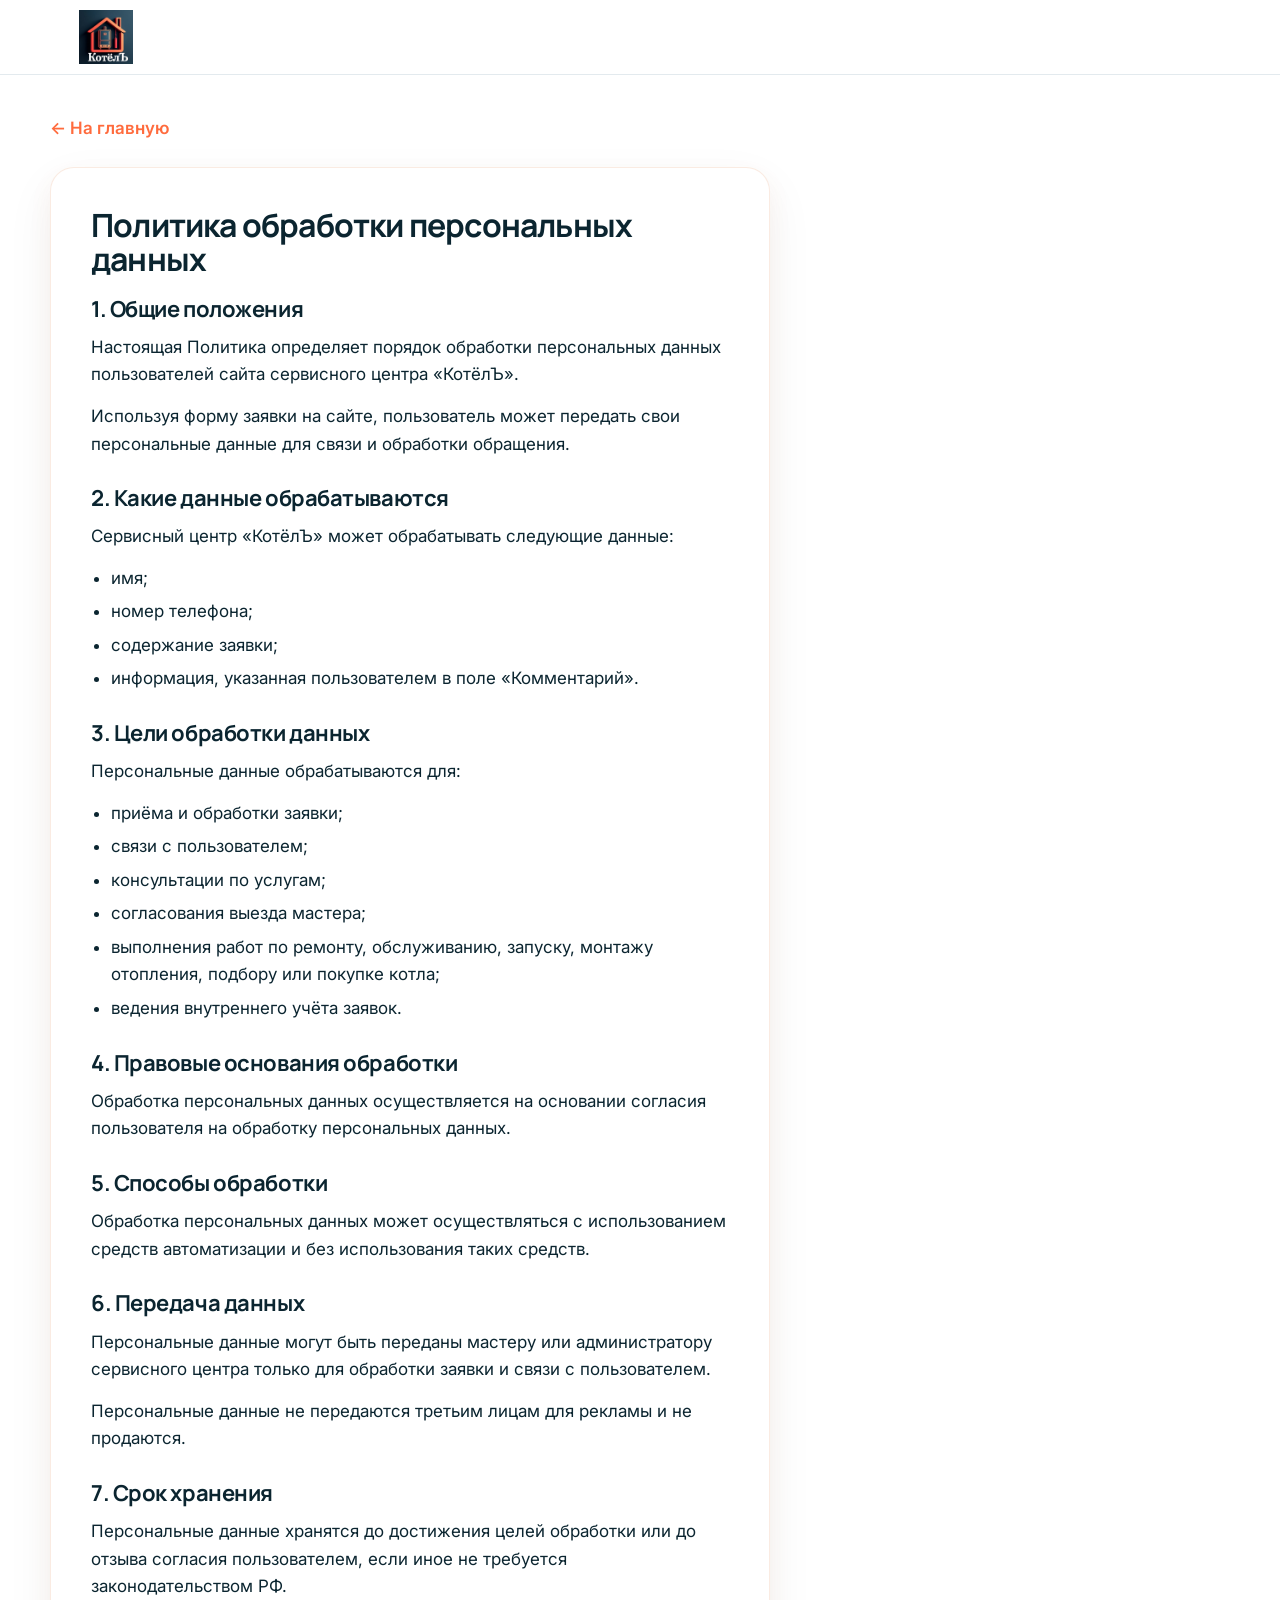
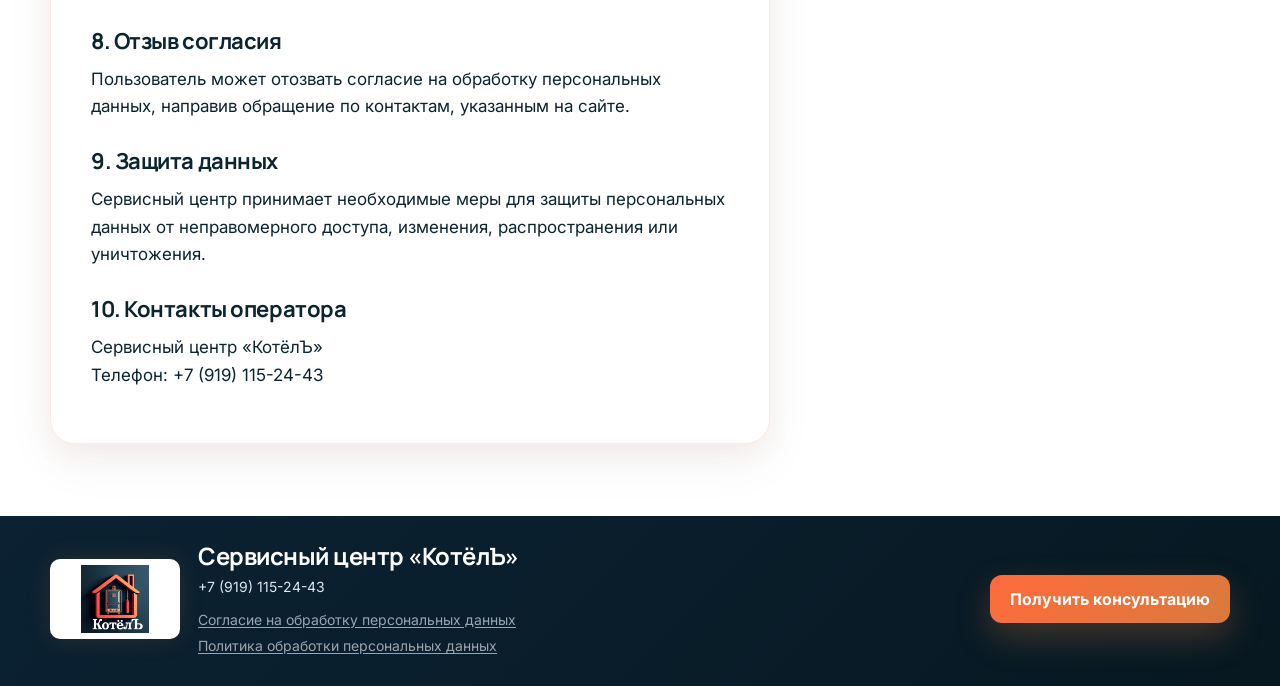
<file: politika-konfidentsialnosti/index.html>
<!DOCTYPE html>
<html lang="ru">
<head>
  <meta charset="UTF-8" />
  <meta http-equiv="refresh" content="0; url=../politika-konfidentsialnosti.html" />
  <script>location.replace("../politika-konfidentsialnosti.html");</script>
  <title>Политика обработки персональных данных</title>
</head>
<body>
  <p><a href="../politika-konfidentsialnosti.html">Политика обработки персональных данных</a></p>
</body>
</html>
</file>
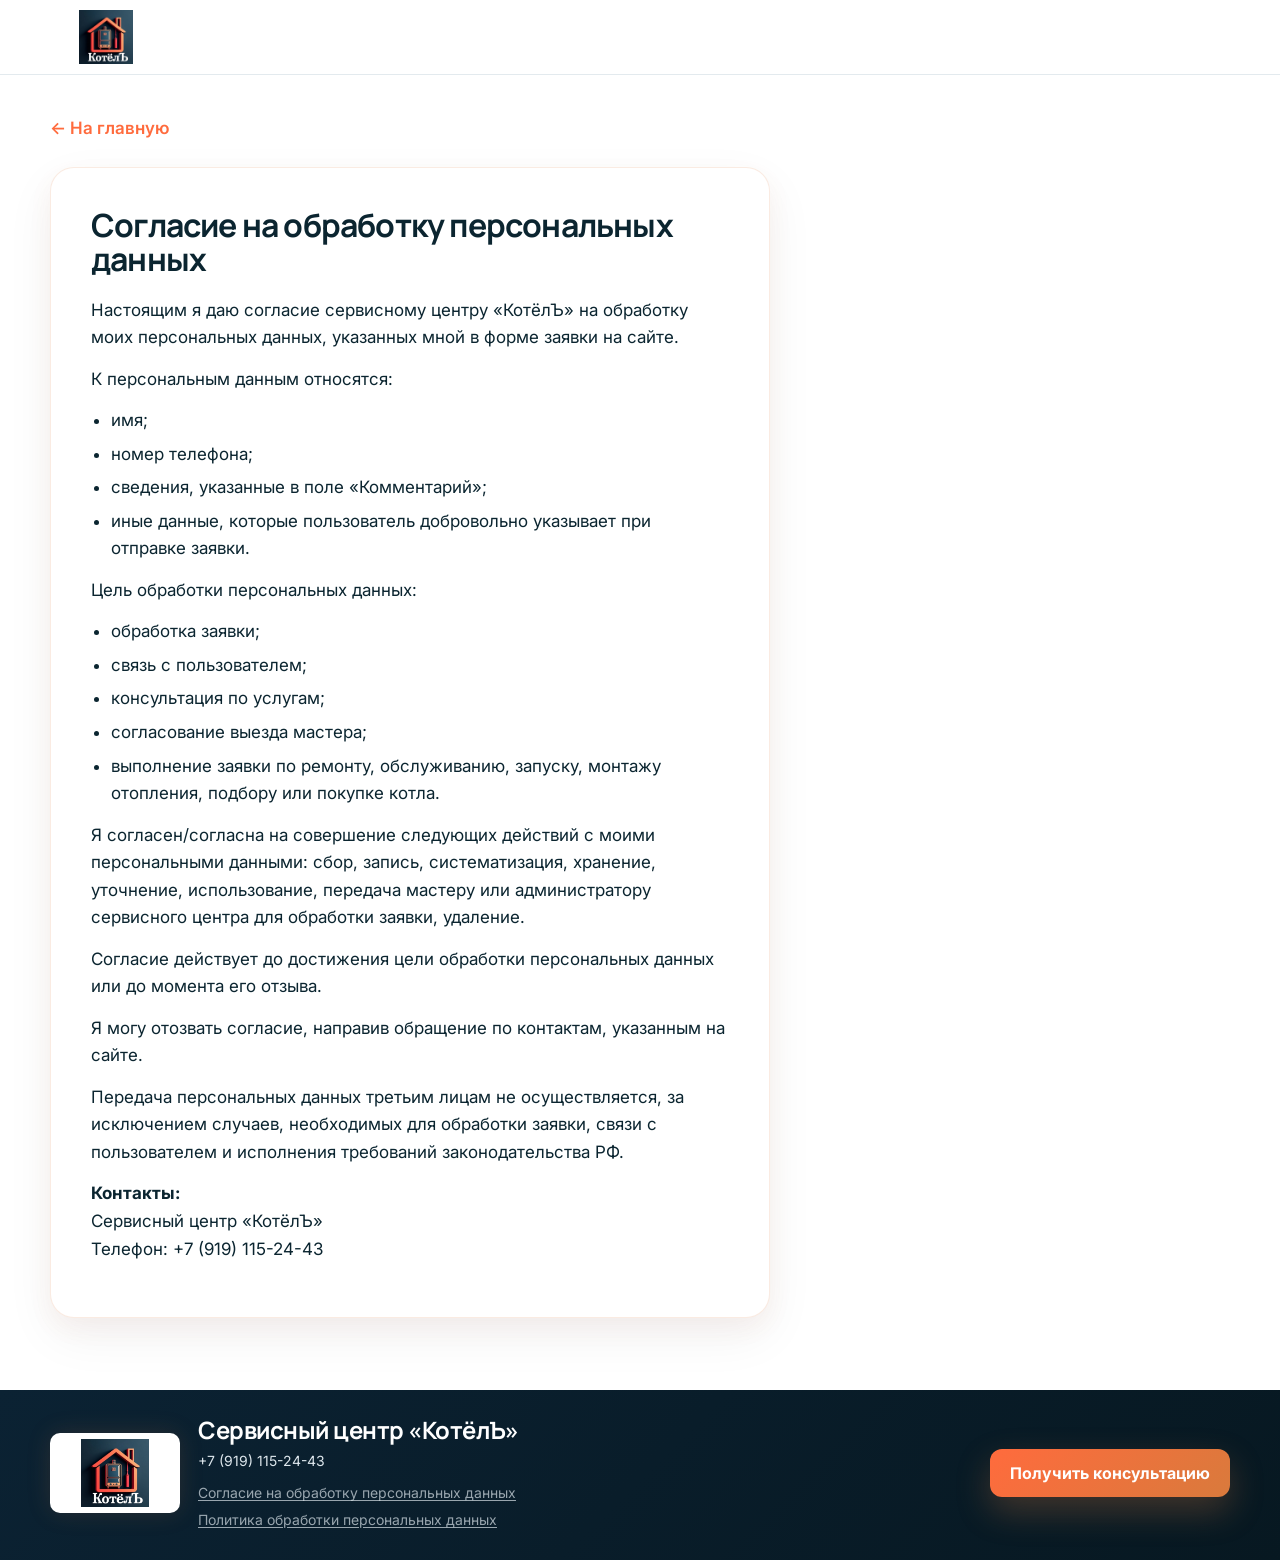
<file: soglasie-na-obrabotku-personalnyh-dannyh/index.html>
<!DOCTYPE html>
<html lang="ru">
<head>
  <meta charset="UTF-8" />
  <meta http-equiv="refresh" content="0; url=../soglasie-na-obrabotku-personalnyh-dannyh.html" />
  <script>location.replace("../soglasie-na-obrabotku-personalnyh-dannyh.html");</script>
  <title>Согласие на обработку персональных данных</title>
</head>
<body>
  <p><a href="../soglasie-na-obrabotku-personalnyh-dannyh.html">Согласие на обработку персональных данных</a></p>
</body>
</html>
</file>
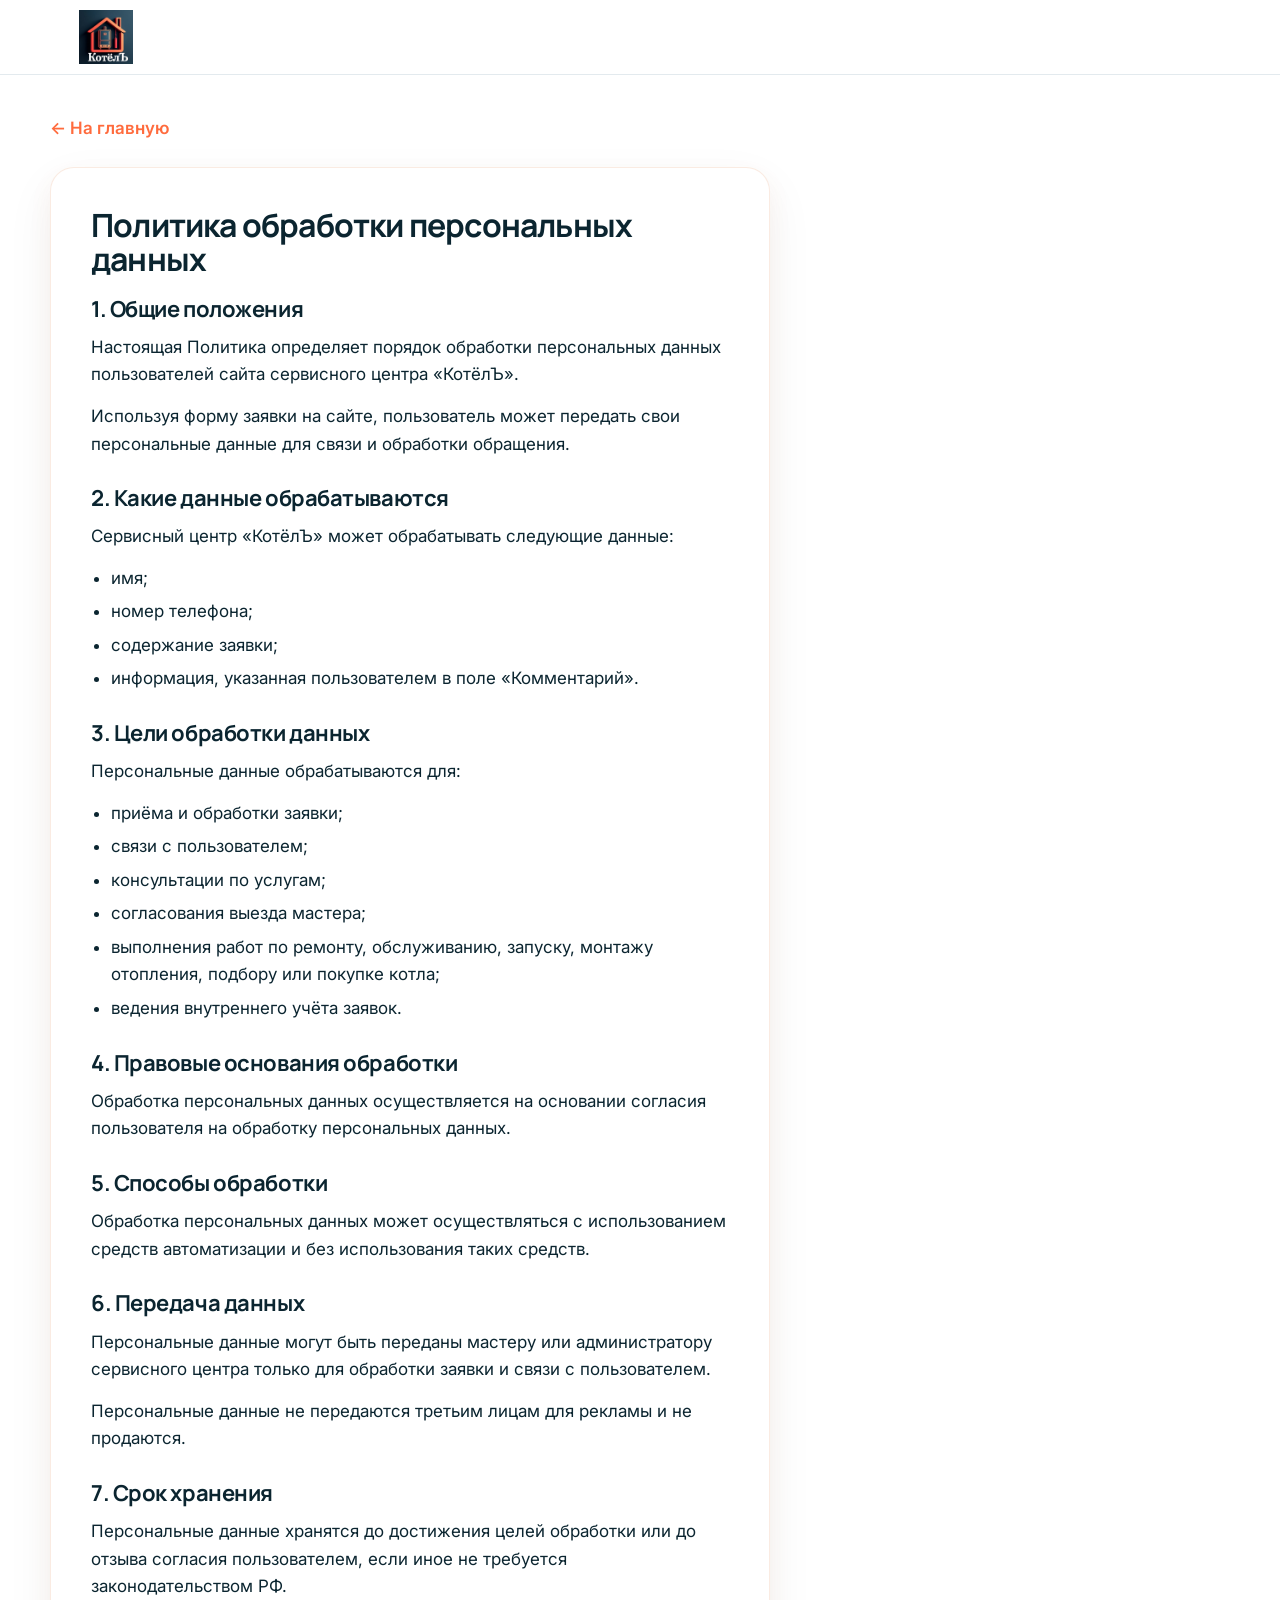
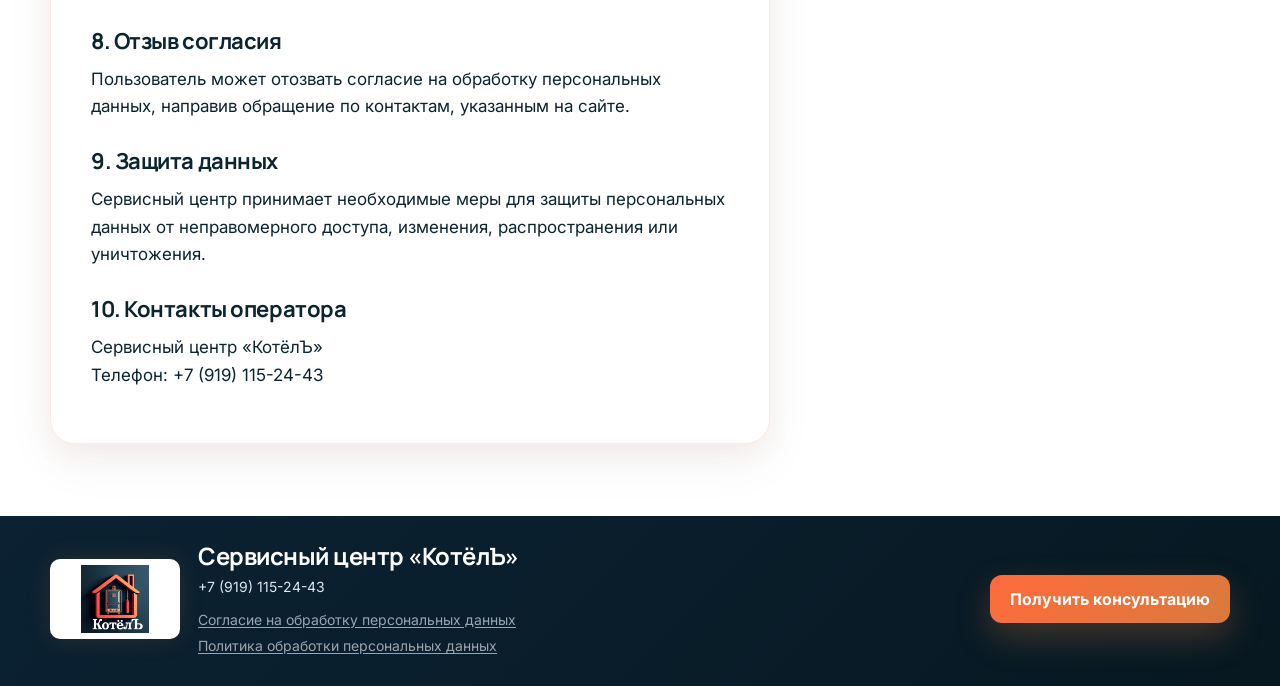
<file: politika-konfidentsialnosti.html>
<!DOCTYPE html>
<html lang="ru">
<head>
  <meta charset="UTF-8" />
  <meta name="viewport" content="width=device-width, initial-scale=1.0" />
  <title>Политика обработки персональных данных — «КотёлЪ»</title>
  <meta name="robots" content="noindex" />
  <link rel="preconnect" href="https://fonts.googleapis.com" />
  <link rel="preconnect" href="https://fonts.gstatic.com" crossorigin />
  <link
    href="https://fonts.googleapis.com/css2?family=Inter:wght@400;500;600&family=Manrope:wght@700&display=swap"
    rel="stylesheet"
  />
  <link rel="stylesheet" href="style.css" />
</head>
<body class="page-legal">
  <header class="legal-page-header">
    <div class="container header__inner">
      <a class="logo" href="./index.html" aria-label="На главную">
        <img src="images/logo.png" onerror="this.onerror=null;this.src='images/logo.jpg';" alt="Логотип сервисного центра КотёлЪ" />
      </a>
    </div>
  </header>

  <main class="legal-doc">
    <div class="container">
      <a class="legal-doc__back" href="./index.html">← На главную</a>
      <article class="legal-doc__content">
        <h1>Политика обработки персональных данных</h1>

        <h2>1. Общие положения</h2>
        <p>Настоящая Политика определяет порядок обработки персональных данных пользователей сайта сервисного центра «КотёлЪ».</p>
        <p>Используя форму заявки на сайте, пользователь может передать свои персональные данные для связи и обработки обращения.</p>

        <h2>2. Какие данные обрабатываются</h2>
        <p>Сервисный центр «КотёлЪ» может обрабатывать следующие данные:</p>
        <ul>
          <li>имя;</li>
          <li>номер телефона;</li>
          <li>содержание заявки;</li>
          <li>информация, указанная пользователем в поле «Комментарий».</li>
        </ul>

        <h2>3. Цели обработки данных</h2>
        <p>Персональные данные обрабатываются для:</p>
        <ul>
          <li>приёма и обработки заявки;</li>
          <li>связи с пользователем;</li>
          <li>консультации по услугам;</li>
          <li>согласования выезда мастера;</li>
          <li>выполнения работ по ремонту, обслуживанию, запуску, монтажу отопления, подбору или покупке котла;</li>
          <li>ведения внутреннего учёта заявок.</li>
        </ul>

        <h2>4. Правовые основания обработки</h2>
        <p>Обработка персональных данных осуществляется на основании согласия пользователя на обработку персональных данных.</p>

        <h2>5. Способы обработки</h2>
        <p>Обработка персональных данных может осуществляться с использованием средств автоматизации и без использования таких средств.</p>

        <h2>6. Передача данных</h2>
        <p>Персональные данные могут быть переданы мастеру или администратору сервисного центра только для обработки заявки и связи с пользователем.</p>
        <p>Персональные данные не передаются третьим лицам для рекламы и не продаются.</p>

        <h2>7. Срок хранения</h2>
        <p>Персональные данные хранятся до достижения целей обработки или до отзыва согласия пользователем, если иное не требуется законодательством РФ.</p>

        <h2>8. Отзыв согласия</h2>
        <p>Пользователь может отозвать согласие на обработку персональных данных, направив обращение по контактам, указанным на сайте.</p>

        <h2>9. Защита данных</h2>
        <p>Сервисный центр принимает необходимые меры для защиты персональных данных от неправомерного доступа, изменения, распространения или уничтожения.</p>

        <h2>10. Контакты оператора</h2>
        <p>Сервисный центр «КотёлЪ»<br />Телефон: +7 (919) 115-24-43</p>
      </article>
    </div>
  </main>

  <footer class="footer">
    <div class="container footer__inner">
      <img loading="lazy" src="images/logo.png" onerror="this.onerror=null;this.src='images/logo.jpg';" alt="Логотип КотёлЪ" />
      <div>
        <h3>Сервисный центр «КотёлЪ»</h3>
        <p>+7 (919) 115-24-43</p>
        <nav class="footer__legal" aria-label="Документы">
          <a href="./soglasie-na-obrabotku-personalnyh-dannyh.html">Согласие на обработку персональных данных</a>
          <a href="./politika-konfidentsialnosti.html">Политика обработки персональных данных</a>
        </nav>
      </div>
      <a class="btn btn--accent" href="./index.html#request">Получить консультацию</a>
    </div>
  </footer>
</body>
</html>
</file>
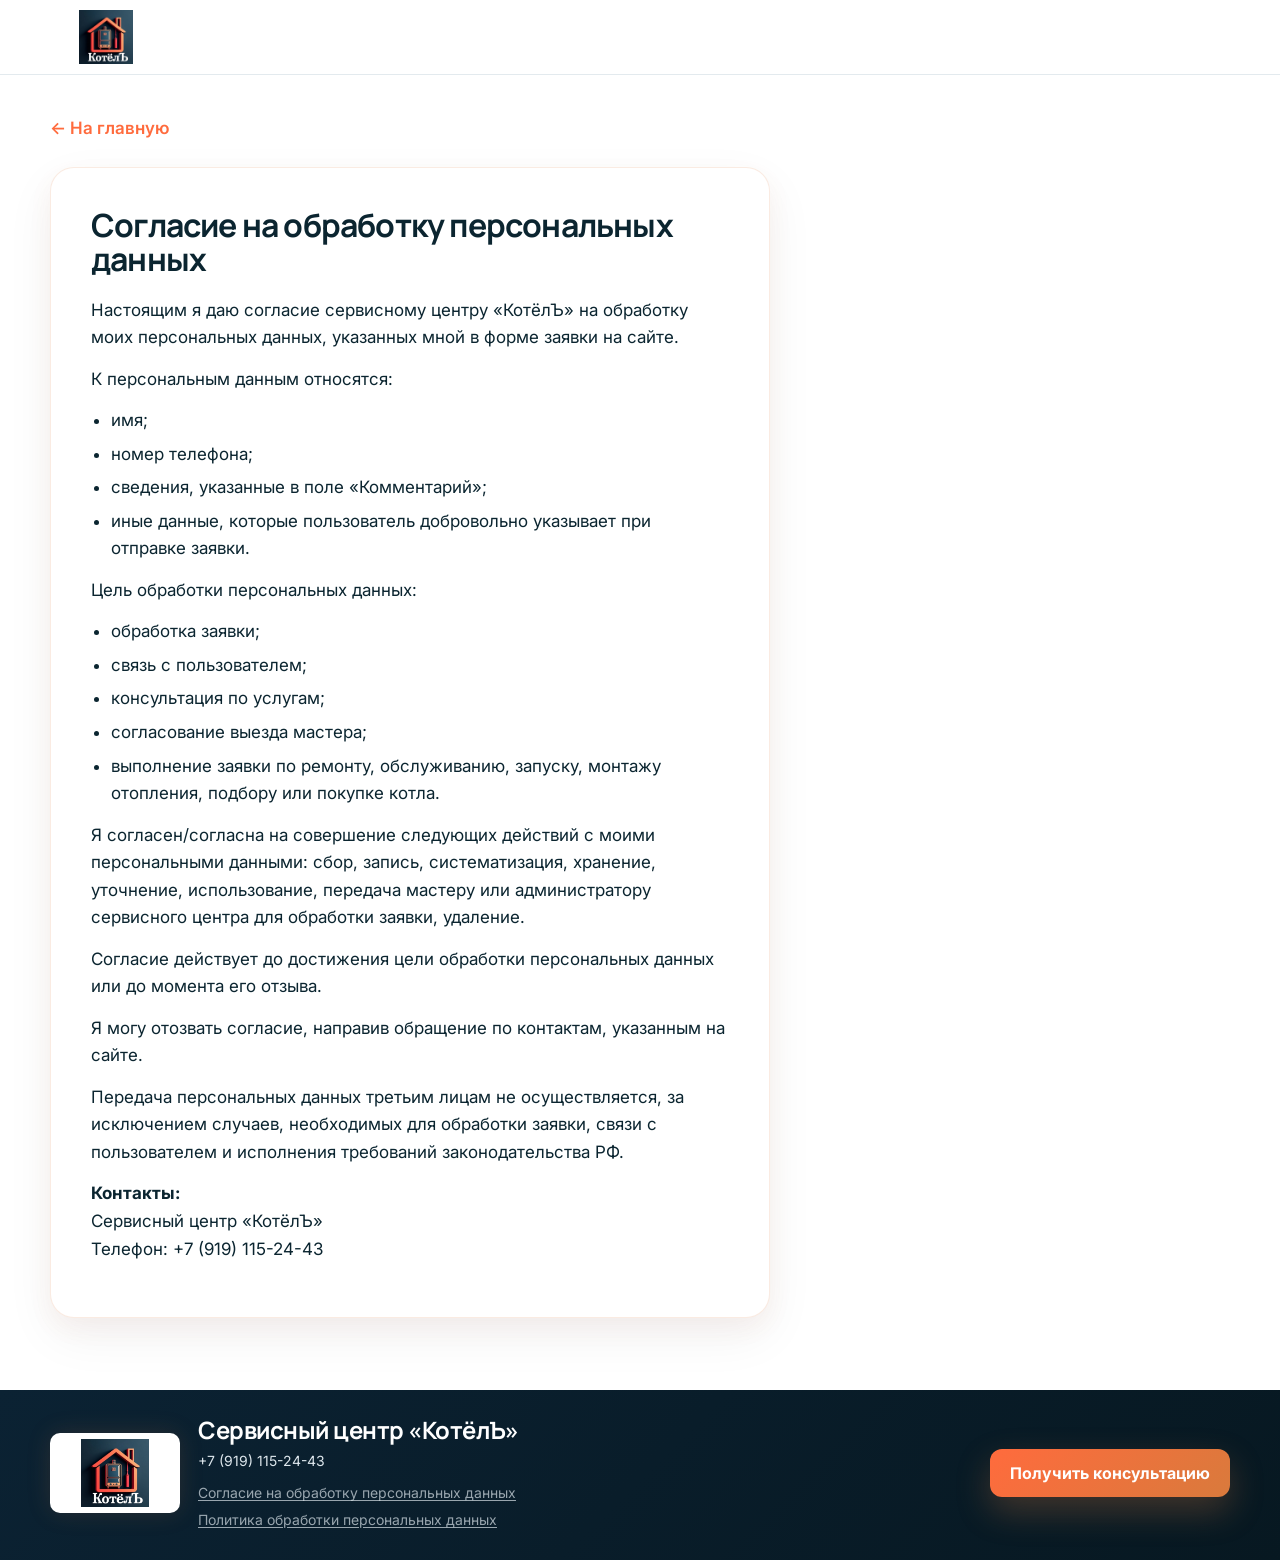
<file: soglasie-na-obrabotku-personalnyh-dannyh.html>
<!DOCTYPE html>
<html lang="ru">
<head>
  <meta charset="UTF-8" />
  <meta name="viewport" content="width=device-width, initial-scale=1.0" />
  <title>Согласие на обработку персональных данных — «КотёлЪ»</title>
  <meta name="robots" content="noindex" />
  <link rel="preconnect" href="https://fonts.googleapis.com" />
  <link rel="preconnect" href="https://fonts.gstatic.com" crossorigin />
  <link
    href="https://fonts.googleapis.com/css2?family=Inter:wght@400;500;600&family=Manrope:wght@700&display=swap"
    rel="stylesheet"
  />
  <link rel="stylesheet" href="style.css" />
</head>
<body class="page-legal">
  <header class="legal-page-header">
    <div class="container header__inner">
      <a class="logo" href="./index.html" aria-label="На главную">
        <img src="images/logo.png" onerror="this.onerror=null;this.src='images/logo.jpg';" alt="Логотип сервисного центра КотёлЪ" />
      </a>
    </div>
  </header>

  <main class="legal-doc">
    <div class="container">
      <a class="legal-doc__back" href="./index.html">← На главную</a>
      <article class="legal-doc__content">
        <h1>Согласие на обработку персональных данных</h1>
        <p>Настоящим я даю согласие сервисному центру «КотёлЪ» на обработку моих персональных данных, указанных мной в форме заявки на сайте.</p>
        <p>К персональным данным относятся:</p>
        <ul>
          <li>имя;</li>
          <li>номер телефона;</li>
          <li>сведения, указанные в поле «Комментарий»;</li>
          <li>иные данные, которые пользователь добровольно указывает при отправке заявки.</li>
        </ul>
        <p>Цель обработки персональных данных:</p>
        <ul>
          <li>обработка заявки;</li>
          <li>связь с пользователем;</li>
          <li>консультация по услугам;</li>
          <li>согласование выезда мастера;</li>
          <li>выполнение заявки по ремонту, обслуживанию, запуску, монтажу отопления, подбору или покупке котла.</li>
        </ul>
        <p>Я согласен/согласна на совершение следующих действий с моими персональными данными: сбор, запись, систематизация, хранение, уточнение, использование, передача мастеру или администратору сервисного центра для обработки заявки, удаление.</p>
        <p>Согласие действует до достижения цели обработки персональных данных или до момента его отзыва.</p>
        <p>Я могу отозвать согласие, направив обращение по контактам, указанным на сайте.</p>
        <p>Передача персональных данных третьим лицам не осуществляется, за исключением случаев, необходимых для обработки заявки, связи с пользователем и исполнения требований законодательства РФ.</p>
        <p><strong>Контакты:</strong><br />Сервисный центр «КотёлЪ»<br />Телефон: +7 (919) 115-24-43</p>
      </article>
    </div>
  </main>

  <footer class="footer">
    <div class="container footer__inner">
      <img loading="lazy" src="images/logo.png" onerror="this.onerror=null;this.src='images/logo.jpg';" alt="Логотип КотёлЪ" />
      <div>
        <h3>Сервисный центр «КотёлЪ»</h3>
        <p>+7 (919) 115-24-43</p>
        <nav class="footer__legal" aria-label="Документы">
          <a href="./soglasie-na-obrabotku-personalnyh-dannyh.html">Согласие на обработку персональных данных</a>
          <a href="./politika-konfidentsialnosti.html">Политика обработки персональных данных</a>
        </nav>
      </div>
      <a class="btn btn--accent" href="./index.html#request">Получить консультацию</a>
    </div>
  </footer>
</body>
</html>
</file>
<file: style.css>
:root {
  --brand-dark: #0b2233;
  --brand-deep: #071821;
  --brand-copper: #d97a3c;
  --brand-orange: #ff6b3d;
  --brand-light: #f7f4f1;
  --brand-text: #0b2530;
  --brand-muted: #607282;
  --color-text: var(--brand-text);
  --color-muted: var(--brand-muted);
  --color-accent: var(--brand-orange);
  --color-check: #58d68d;
  --color-light-bg: var(--brand-light);
  --color-white: #ffffff;
  --color-text-on-dark-muted: #dde6ec;
  --blue: var(--color-text);
  --graphite: var(--brand-dark);
  --white: var(--color-white);
  --gray: var(--color-light-bg);
  --accent: var(--brand-orange);
  --text: var(--brand-text);
  --muted: var(--brand-muted);
  --shadow-soft: 0 16px 36px rgba(7, 24, 33, 0.12);
  --font-heading: "Manrope", system-ui, -apple-system, sans-serif;
  --font-body: "Inter", system-ui, -apple-system, sans-serif;
  --heading-tracking: -0.02em;
  --heading-tracking-display: -0.025em;
  --fs-h1: clamp(2rem, 4vw + 0.75rem, 3.875rem);
  --lh-h1: 1.08;
  --fs-h2: clamp(1.75rem, 1.8vw + 1.1rem, 2.875rem);
  --lh-h2: 1.15;
  --fs-h3-card: clamp(1.1875rem, 0.55vw + 1.05rem, 1.625rem);
  --lh-h3-card: 1.22;
  --fs-h3-lead: clamp(1.125rem, 0.5vw + 1rem, 1.375rem);
  --fw-heading: 700;
  --fs-body: clamp(1rem, 0.2vw + 0.96rem, 1.0625rem);
  --lh-body: 1.62;
  --fs-caption: clamp(0.8125rem, 0.12vw + 0.78rem, 0.9375rem);
  --lh-caption: 1.45;
  --fs-nav: 1rem;
  --fw-nav: 600;
  --fs-btn: 1rem;
  --fw-btn: 700;
  --radius-btn: 12px;
  /* Spacing */
  --space-section-y: 88px;
  --space-section-y-tablet: 64px;
  --space-section-y-mobile: 56px;
  --space-head-bottom: 44px;
  /* Cards */
  --radius-card: 20px;
  --radius-card-lg: 24px;
  --radius-icon: 14px;
  --border-card: 1px solid rgba(217, 122, 60, 0.15);
  --shadow-card: 0 10px 25px rgba(217, 122, 60, 0.06), 0 18px 50px rgba(7, 24, 33, 0.06);
  --shadow-card-hover: 0 16px 45px rgba(217, 122, 60, 0.1), 0 24px 70px rgba(7, 24, 33, 0.1);
  /* Motion */
  --ease-premium: cubic-bezier(0.22, 1, 0.36, 1);
  --duration-fast: 0.22s;
  --duration-base: 0.28s;
  --duration-reveal: 0.72s;
  --lift-hover: -4px;
  --header-offset: 84px;
}

* { box-sizing: border-box; }
html {
  scroll-behavior: smooth;
  width: 100%;
  max-width: 100%;
  overflow-x: hidden;
}
body {
  margin: 0;
  width: 100%;
  max-width: 100%;
  overflow-x: hidden;
  padding-top: var(--header-offset);
  font-family: var(--font-body);
  font-weight: 400;
  color: var(--text);
  background: var(--white);
  font-size: var(--fs-body);
  line-height: var(--lh-body);
  text-rendering: optimizeLegibility;
  -webkit-font-smoothing: antialiased;
}

body.is-nav-open {
  overflow: hidden;
}
h1,
h2,
h3,
h4,
h5,
h6 {
  font-family: var(--font-heading);
  font-weight: var(--fw-heading);
  letter-spacing: var(--heading-tracking);
  font-feature-settings: "kern" 1, "liga" 1;
  overflow-wrap: anywhere;
  margin: 0;
}

h1 {
  font-size: var(--fs-h1);
  line-height: var(--lh-h1);
  letter-spacing: var(--heading-tracking-display);
  color: inherit;
}

h2 {
  font-size: var(--fs-h2);
  line-height: var(--lh-h2);
  color: var(--text);
}

h3 {
  font-size: var(--fs-h3-card);
  line-height: var(--lh-h3-card);
  color: var(--text);
}

/* Секционные h2 — единая шкала Manrope */
.section__head h2,
.planning-section__head h2,
.call-master h2,
.official h2,
.contacts__info h2,
.request-block__content h2,
.request-block__head h2 {
  font-size: var(--fs-h2);
  line-height: var(--lh-h2);
}

.request-block__content h2,
.request-block__head h2 {
  color: var(--color-white);
  margin-bottom: 10px;
}

.section__head h2 {
  margin-bottom: 8px;
}

.planning-section__head h2,
.call-master h2,
.official h2,
.contacts__info h2 {
  color: var(--text);
}

/* Карточки и UI-h3 — наследуют h3, только отступы и цвет */
.achievement h3,
.adv-card h3,
.planning-card h3,
.service-card h3,
.works-slider__title,
.case-review-card__title,
.services-ribbon__title {
  font-size: var(--fs-h3-card);
  line-height: var(--lh-h3-card);
}

.footer__inner h3 {
  font-size: var(--fs-h3-card);
  line-height: var(--lh-h3-card);
  color: var(--color-white);
}
a { color: inherit; text-decoration: none; }
img { max-width: 100%; display: block; }
main {
  width: 100%;
  max-width: 100%;
  overflow-x: hidden;
}
.container { width: min(1180px, calc(100% - 32px)); margin: 0 auto; }
.section { padding: var(--space-section-y) 0; }
.section--gray {
  background:
    radial-gradient(circle at 90% 10%, rgba(217, 122, 60, 0.1), transparent 35%),
    linear-gradient(180deg, #f7f4f1 0%, #f4f7fa 100%);
}

.section__head h2::after,
.planning-section__head h2::after {
  content: "";
  display: block;
  width: 64px;
  height: 2px;
  background: linear-gradient(90deg, transparent, var(--brand-copper), transparent);
  opacity: 0.75;
  margin: 14px auto 0;
}

.section__head { text-align: center; margin-bottom: var(--space-head-bottom); }
.section__head p {
  margin: 0;
  max-width: 42rem;
  margin-left: auto;
  margin-right: auto;
  color: var(--muted);
  font-size: var(--fs-body);
  line-height: var(--lh-body);
}

.header {
  position: fixed;
  top: 0;
  left: 0;
  width: 100%;
  z-index: 1100;
  background: rgba(255, 255, 255, 0.82);
  border-bottom: 1px solid rgba(227, 234, 238, 0.85);
  backdrop-filter: blur(12px);
  -webkit-backdrop-filter: blur(12px);
  transition:
    background var(--duration-base) var(--ease-premium),
    box-shadow var(--duration-base) var(--ease-premium),
    border-color var(--duration-base) var(--ease-premium);
}

.header--scrolled {
  background: rgba(255, 255, 255, 0.94);
  border-bottom-color: rgba(227, 234, 238, 0.65);
  box-shadow: 0 8px 28px rgba(15, 42, 58, 0.1);
}

.header__inner {
  min-height: 84px;
  padding-block: 8px;
  display: grid;
  grid-template-columns: auto minmax(0, 1fr) auto;
  align-items: center;
  gap: 16px;
  transition:
    min-height var(--duration-base) var(--ease-premium),
    padding var(--duration-base) var(--ease-premium);
}

.header--scrolled .header__inner {
  min-height: 72px;
  padding-block: 6px;
}

.logo {
  display: flex;
  align-items: center;
  flex-shrink: 0;
}

.logo img {
  width: 112px;
  height: 58px;
  border-radius: 10px;
  object-fit: contain;
  background: #fff;
  padding: 2px;
  transition:
    width var(--duration-base) var(--ease-premium),
    height var(--duration-base) var(--ease-premium);
}

.header--scrolled .logo img {
  width: 104px;
  height: 54px;
}

.nav {
  display: flex;
  justify-content: center;
  align-items: center;
  gap: 14px;
  flex-wrap: nowrap;
  min-width: 0;
}

.nav a {
  position: relative;
  font-family: var(--font-body);
  font-size: 0.875rem;
  font-weight: 600;
  line-height: 1.2;
  color: var(--text);
  padding: 4px 0;
  white-space: nowrap;
  flex-shrink: 0;
  transition:
    color var(--duration-base) var(--ease-premium),
    background var(--duration-base) var(--ease-premium);
}

.nav a:hover {
  color: var(--accent);
}

.nav a.is-active {
  color: #ff6b3d;
}

.nav a.is-active::after {
  content: "";
  position: absolute;
  left: 0;
  right: 0;
  bottom: 0;
  height: 2px;
  border-radius: 2px;
  background: #ff6b3d;
}

.nav-backdrop {
  display: none;
}

#services,
#planning,
#advantages,
#works,
#reviews,
#contacts,
#hero,
#request {
  scroll-margin-top: calc(var(--header-offset) + 12px);
}
.header__contacts {
  display: flex;
  align-items: center;
  gap: 10px;
  flex-shrink: 0;
}

.header__contacts .btn {
  min-height: 42px;
  padding: 9px 16px;
  font-size: 0.9375rem;
}

.header__phones {
  display: flex;
  flex-direction: column;
  align-items: flex-end;
  justify-content: center;
  gap: 0;
  line-height: 1.15;
  flex-shrink: 0;
}

.header__phone {
  font-family: var(--font-body);
  font-weight: 600;
  color: var(--text);
  white-space: nowrap;
  font-size: 0.8125rem;
}

.header__phone--primary {
  font-size: 0.8125rem;
}

.header__phone--secondary {
  font-size: 0.8125rem;
  font-weight: 600;
  color: var(--text);
}

@media (min-width: 993px) {
  .nav {
    gap: clamp(12px, 1.2vw, 18px);
  }

  .nav a {
    font-size: clamp(0.8125rem, 0.12vw + 0.78rem, 0.9375rem);
  }
}

@media (min-width: 993px) and (max-width: 1240px) {
  .header__inner {
    gap: 12px;
  }

  .nav {
    gap: 10px;
  }

  .nav a {
    font-size: 0.8125rem;
  }

  .header__contacts .btn {
    padding-inline: 14px;
    font-size: 0.875rem;
  }
}

.btn {
  border: 0;
  border-radius: var(--radius-btn);
  font-family: var(--font-body);
  font-weight: var(--fw-btn);
  font-size: var(--fs-btn);
  line-height: 1.25;
  padding: 12px 20px;
  min-height: 48px;
  display: inline-flex;
  align-items: center;
  justify-content: center;
  gap: 8px;
  cursor: pointer;
  transition:
    transform var(--duration-base) var(--ease-premium),
    box-shadow var(--duration-base) var(--ease-premium),
    background var(--duration-base) ease,
    border-color var(--duration-base) ease,
    color var(--duration-fast) ease;
}
@media (hover: hover) {
  .btn:hover {
    transform: translateY(-2px);
  }
}
.btn--accent,
.btn-primary {
  background: linear-gradient(135deg, var(--brand-orange), var(--brand-copper));
  color: #fff;
  box-shadow: 0 14px 34px rgba(217, 122, 60, 0.28);
}
@media (hover: hover) {
  .btn--accent:hover,
  .btn-primary:hover {
    transform: translateY(-2px);
    box-shadow: 0 18px 44px rgba(217, 122, 60, 0.38);
  }
}
.btn--ghost,
.btn-secondary {
  border: 1px solid rgba(255, 255, 255, 0.26);
  color: #fff;
  background: rgba(255, 255, 255, 0.08);
  backdrop-filter: blur(6px);
}
@media (hover: hover) {
  .btn--ghost:hover,
  .btn-secondary:hover {
    background: rgba(255, 255, 255, 0.14);
    transform: translateY(-2px);
  }
}
.btn--pulse {
  animation: pulse 3s var(--ease-premium) infinite;
}
@media (prefers-reduced-motion: reduce) {
  .btn--pulse {
    animation: none;
  }
}

.hero {
  position: relative;
  min-height: calc(100vh - var(--header-offset));
  display: flex;
  align-items: center;
  padding: 48px 0 48px;
  overflow: hidden;
  color: #ffffff;
  background:
    linear-gradient(
      90deg,
      rgba(11,42,58,0.95) 0%,
      rgba(13,54,74,0.92) 50%,
      rgba(11,42,58,0.85) 100%
    ),
    url("images/heating-scheme.jpg") center / cover no-repeat;
}
.hero::before {
  content: "";
  position: absolute;
  inset: 0;
  background: rgba(0,0,0,0.35);
  pointer-events: none;
}
.hero::after {
  content: "";
  position: absolute;
  right: -120px;
  top: 10%;
  width: 420px;
  height: 420px;
  border-radius: 50%;
  background: rgba(255, 107, 44, 0.16);
  filter: blur(70px);
  pointer-events: none;
}
.hero__grid.hero-content {
  position: relative;
  z-index: 1;
  display: grid;
  grid-template-columns: minmax(0, 1.1fr) minmax(0, 0.9fr);
  align-items: center;
  gap: 48px;
}
.hero__left {
  min-width: 0;
  max-width: 720px;
}
.hero__left > * {
  opacity: 0;
  transform: translateY(30px);
  animation: fadeUp 0.6s ease forwards;
}
.hero__left > *:nth-child(1) { animation-delay: 0.1s; }
.hero__left > *:nth-child(2) { animation-delay: 0.2s; }
.hero__left > *:nth-child(3) { animation-delay: 0.3s; }
.hero__left > *:nth-child(4) { animation-delay: 0.4s; }
.hero__left > *:nth-child(5) { animation-delay: 0.5s; }
.hero__left > *:nth-child(6) { animation-delay: 0.58s; }
.hero__left > *:nth-child(7) { animation-delay: 0.66s; }
.hero__badge {
  display: inline-flex;
  align-items: center;
  margin: 0 0 14px;
  padding: 8px 16px;
  font-family: var(--font-body);
  color: var(--color-white);
  font-weight: 600;
  font-size: var(--fs-caption);
  line-height: var(--lh-caption);
  background: rgba(255, 255, 255, 0.11);
  border: 1px solid rgba(255, 255, 255, 0.18);
  border-radius: 999px;
  backdrop-filter: blur(10px);
}
.hero h1 {
  max-width: 800px;
  margin-bottom: 16px;
  color: var(--color-white);
}
.hero__subtitle {
  max-width: 760px;
  margin: 0 0 14px;
  font-family: var(--font-body);
  color: var(--color-text-on-dark-muted);
  font-size: clamp(1rem, 1.1vw + 0.85rem, 1.25rem);
  line-height: 1.35;
  font-weight: 500;
}

.hero__subtitle-services-row {
  display: inline;
}

.hero__subtitle-services-row + .hero__subtitle-services-row::before {
  content: " • ";
}

.hero__subtitle-region {
  display: inline-block;
  margin-top: 8px;
  font-size: 0.92em;
  color: rgba(221, 230, 236, 0.62);
}

.hero__description {
  max-width: 720px;
  margin: 0 0 10px;
  font-family: var(--font-body);
  color: var(--color-text-on-dark-muted);
  font-size: var(--fs-caption);
  line-height: var(--lh-caption);
}

.hero__description-note {
  color: rgba(221, 230, 236, 0.62);
}
.hero__slogan {
  margin: 0 0 12px;
  font-family: var(--font-body);
  color: var(--accent);
  font-size: var(--fs-caption);
  font-weight: 600;
}

@media (min-width: 769px) {
  .hero__slogan {
    font-size: clamp(1.06rem, 0.26vw + 0.98rem, 1.22rem);
    line-height: 1.45;
    font-weight: 700;
    text-shadow: 0 0 16px rgba(255, 107, 61, 0.34);
  }
}

/* Печатающийся текст: только акцентный слоган в hero */
.hero__slogan.hero-typing {
  position: relative;
  display: block;
  min-width: 0;
  min-height: calc(var(--lh-caption) * 1.15);
}
.hero__slogan.hero-typing .hero-typing__measure {
  display: block;
  visibility: hidden;
  pointer-events: none;
  user-select: none;
  white-space: pre-wrap;
  overflow-wrap: anywhere;
  word-break: normal;
}
.hero__slogan.hero-typing .hero-typing__output {
  position: absolute;
  left: 0;
  top: 0;
  right: 0;
  min-height: 1.2em;
  white-space: pre-wrap;
  overflow-wrap: anywhere;
  word-break: normal;
}
.hero__slogan.hero-typing .hero-typing__output::after {
  content: "";
  display: inline-block;
  width: 2px;
  height: 0.88em;
  margin-left: 3px;
  background: #ff6b3d;
  vertical-align: -0.06em;
  border-radius: 1px;
}
.hero__slogan.hero-typing:not(.typing-done):not(.hero-typing--instant) .hero-typing__output::after {
  animation: heroTypingCaretBlink 0.95s steps(1, end) infinite;
}
.hero__slogan.hero-typing.typing-done .hero-typing__output::after {
  animation: none;
  opacity: 0;
  transition: opacity 0.55s ease;
}
.hero__slogan.hero-typing.hero-typing--instant .hero-typing__output::after {
  display: none;
}

@media (prefers-reduced-motion: reduce) {
  .hero__slogan.hero-typing:not(.typing-done) .hero-typing__output::after {
    animation: none;
    opacity: 0;
  }
}

@keyframes heroTypingCaretBlink {
  0%,
  49% {
    opacity: 1;
  }
  50%,
  100% {
    opacity: 0;
  }
}

.hero__actions { display: flex; flex-wrap: wrap; gap: 12px; margin-bottom: 12px; }
.hero .btn--ghost {
  color: #ffffff;
  background: rgba(255, 255, 255, 0.08);
  border: 1px solid rgba(255, 255, 255, 0.26);
}
.hero .btn--ghost:hover {
  background: rgba(255, 255, 255, 0.14);
}
.trust-list {
  display: grid;
  gap: 8px;
  margin: 12px 0 0;
  padding: 0;
  list-style: none;
}
.trust-list li {
  display: flex;
  align-items: center;
  gap: 8px;
  font-family: var(--font-body);
  color: var(--color-text-on-dark-muted);
  font-size: var(--fs-body);
  font-weight: 500;
  line-height: var(--lh-body);
}
.trust-list i {
  color: var(--color-check);
  font-size: 1.125rem;
  flex-shrink: 0;
}
.hero__right {
  display: flex;
  justify-content: center;
  align-items: center;
  max-height: 480px;
}
.hero-video {
  width: 100%;
  max-width: 100%;
  max-height: 480px;
  border-radius: 24px;
  overflow: hidden;
  background: rgba(255,255,255,0.08);
  box-shadow: 0 20px 56px rgba(0,0,0,0.32);
  animation: fadeIn 1s ease forwards;
  opacity: 0;
  animation-delay: 0.35s;
  display: flex;
  align-items: center;
  justify-content: center;
}
.hero-video video {
  max-height: 460px;
  width: auto;
  max-width: 100%;
  height: auto;
  object-fit: contain;
  display: block;
  border-radius: 24px;
}

.site-ticker {
  position: relative;
  width: 100%;
  max-width: 100%;
  min-height: 46px;
  height: clamp(46px, 4vw, 54px);
  background: #0e2a36;
  color: #fff;
  overflow: hidden;
  display: flex;
  align-items: center;
  -webkit-transform: translateZ(0);
  transform: translateZ(0);
}

.site-ticker__viewport {
  width: 100%;
  height: 100%;
  overflow: hidden;
  display: flex;
  align-items: center;
}

.site-ticker__track {
  display: flex;
  flex-direction: row;
  flex-wrap: nowrap;
  align-items: center;
  flex-shrink: 0;
  width: fit-content;
  max-width: none;
  height: 100%;
  will-change: transform;
  -webkit-backface-visibility: hidden;
  backface-visibility: hidden;
  animation: site-ticker-scroll var(--ticker-duration, 52s) linear infinite;
}

.site-ticker__group {
  display: inline-flex;
  flex-direction: row;
  flex-wrap: nowrap;
  flex: 0 0 auto;
  align-items: center;
  flex-shrink: 0;
  width: max-content;
  max-width: none;
  margin: 0;
  padding: 0 2.5rem 0 0;
  white-space: nowrap;
  font-family: var(--font-body);
  font-size: clamp(0.875rem, 0.35vw + 0.8rem, 1rem);
  font-weight: 600;
  line-height: 1;
  letter-spacing: 0.01em;
}

.site-ticker__item {
  flex-shrink: 0;
  color: #fff;
  white-space: nowrap;
}

.site-ticker__dot {
  flex-shrink: 0;
  color: #ff6b3d;
  padding: 0 1.125rem;
  user-select: none;
}

@keyframes site-ticker-scroll {
  from {
    transform: translate3d(0, 0, 0);
  }
  to {
    transform: translate3d(calc(-1 * var(--ticker-distance, 50%)), 0, 0);
  }
}

@media (hover: hover) and (pointer: fine) {
  .site-ticker:hover .site-ticker__track {
    animation-play-state: paused;
  }
}

@media (prefers-reduced-motion: reduce) {
  .site-ticker__track {
    animation: none;
    transform: none;
    width: 100%;
    max-width: 100%;
    justify-content: center;
    padding: 0 1rem;
  }

  .site-ticker__group[aria-hidden="true"] {
    display: none;
  }

  .site-ticker__group {
    flex: 1 1 auto;
    width: auto;
    max-width: 100%;
    justify-content: center;
    padding: 0;
    white-space: nowrap;
    overflow: hidden;
    text-overflow: ellipsis;
  }
}

.grid { display: grid; gap: 16px; }
.grid--3 { grid-template-columns: repeat(3, minmax(0, 1fr)); }
.grid--2 { grid-template-columns: repeat(2, minmax(0, 1fr)); }

.achievements {
  display: grid;
  grid-template-columns: repeat(2, minmax(0, 1fr));
  gap: 16px;
}
.achievement {
  background: #fff;
  border: var(--border-card);
  border-radius: var(--radius-card-lg);
  box-shadow: var(--shadow-card);
  padding: 28px;
  transition:
    border-color var(--duration-base) ease,
    box-shadow var(--duration-base) ease;
}

@media (hover: hover) {
  .achievement:hover {
    border-color: rgba(217, 122, 60, 0.28);
    box-shadow: var(--shadow-card-hover);
  }
}
.achievement__value {
  margin: 0 0 6px;
  font-family: var(--font-heading);
  font-size: 2.4rem;
  line-height: 1;
  color: var(--text);
  font-weight: 700;
}
.achievement h3 {
  margin: 0 0 6px;
  color: var(--accent);
}
.achievement p {
  margin: 0;
  color: var(--muted);
  font-size: var(--fs-body);
  line-height: var(--lh-body);
}

.adv-card {
  position: relative;
  background: #fff;
  border-radius: var(--radius-card-lg);
  border: var(--border-card);
  box-shadow: var(--shadow-card);
  padding: 24px;
  overflow: hidden;
  transition:
    transform var(--duration-base) var(--ease-premium),
    box-shadow var(--duration-base) ease;
}
.adv-card::before {
  content: "";
  position: absolute;
  left: 0;
  top: 0;
  bottom: 0;
  width: 4px;
  background: linear-gradient(180deg, var(--brand-copper), #ff9a77);
}
.adv-card i {
  width: 52px;
  height: 52px;
  border-radius: var(--radius-icon);
  display: grid;
  place-items: center;
  background: rgba(255, 107, 61, .14);
  color: var(--accent);
  font-size: 1.3rem;
  margin-bottom: 14px;
}
.adv-card h3 {
  margin: 0;
  color: var(--text);
}
.adv-card p {
  margin: 6px 0 0;
  color: var(--muted);
  font-size: var(--fs-body);
  line-height: var(--lh-body);
}
@media (hover: hover) {
  .adv-card:hover {
    transform: translateY(var(--lift-hover));
    border-color: rgba(217, 122, 60, 0.28);
    box-shadow: var(--shadow-card-hover);
  }
}

.stagger .reveal:nth-child(2) { transition-delay: .06s; }
.stagger .reveal:nth-child(3) { transition-delay: .12s; }
.stagger .reveal:nth-child(4) { transition-delay: .18s; }
.stagger .reveal:nth-child(5) { transition-delay: .24s; }
.stagger .reveal:nth-child(6) { transition-delay: .3s; }

.planning-section {
  position: relative;
  overflow: hidden;
  padding: var(--space-section-y) 0;
  background:
    radial-gradient(circle at 85% 10%, rgba(217, 122, 60, 0.14), transparent 34%),
    linear-gradient(180deg, #f7f4f1 0%, #f4f7fa 100%);
}

.planning-section::before {
  content: "";
  position: absolute;
  top: 88px;
  right: -120px;
  width: 320px;
  height: 320px;
  background: rgba(217, 122, 60, 0.12);
  border-radius: 50%;
  filter: blur(45px);
  pointer-events: none;
}

.planning-section__head {
  max-width: 820px;
  margin: 0 auto;
  text-align: center;
}

.planning-section__head h2 {
  margin: 0;
}

.planning-section__head p {
  max-width: 680px;
  margin: 18px auto 0;
  color: var(--muted);
  font-size: var(--fs-body);
  line-height: var(--lh-body);
}

.planning-grid-wrap {
  position: relative;
  margin-top: 42px;
  min-width: 0;
  overflow: visible;
}

.planning-routes {
  position: absolute;
  inset: 0;
  z-index: 0;
  width: 100%;
  height: 100%;
  overflow: visible;
  pointer-events: none;
}

.planning-routes__path {
  fill: none;
  stroke: rgba(217, 122, 60, 0.35);
  stroke-width: 1.75;
  stroke-linecap: round;
  stroke-linejoin: round;
  vector-effect: non-scaling-stroke;
}

.planning-routes--static .planning-routes__path,
.planning-routes--draw .planning-routes__path {
  stroke-dashoffset: 0;
}

.planning-routes__node {
  fill: var(--brand-copper);
  filter: drop-shadow(0 0 5px rgba(217, 122, 60, 0.48));
  opacity: 0;
  transform: scale(0.45);
  transform-box: fill-box;
  transform-origin: center;
}

.planning-routes--static .planning-routes__node {
  opacity: 1;
  transform: scale(1);
}

@media not (prefers-reduced-motion: reduce) {
  .planning-routes:not(.planning-routes--static):not(.planning-routes--draw) .planning-routes__path {
    stroke-dashoffset: var(--route-length, 0);
  }

  .planning-routes--draw .planning-routes__path {
    animation: planningRouteDraw var(--route-duration, 1.05s) ease-out forwards;
    animation-delay: var(--route-delay, 0ms);
  }

  .planning-routes--mobile.planning-routes--nodes-in .planning-routes__node {
    animation: planningRouteNodeIn 0.55s cubic-bezier(0.22, 1, 0.36, 1) forwards;
    animation-delay: var(--node-delay, 0ms);
  }

  .planning-routes--mobile:not(.planning-routes--draw):not(.planning-routes--static)
    .planning-routes__path--trace {
    stroke-dashoffset: var(--route-length, 9999);
  }
}

@keyframes planningRouteDraw {
  to {
    stroke-dashoffset: 0;
  }
}

@keyframes planningRouteNodeIn {
  to {
    opacity: 1;
    transform: scale(1);
  }
}

.planning-grid {
  position: relative;
  z-index: 1;
  display: grid;
  grid-template-columns: repeat(3, minmax(0, 1fr));
  gap: 22px;
  margin-top: 0;
  min-width: 0;
}

.planning-card {
  position: relative;
  min-height: 190px;
  padding: 28px;
  background: rgba(255, 255, 255, 0.92);
  border: 1px solid rgba(217, 122, 60, 0.15);
  border-radius: var(--radius-card-lg);
  box-shadow: var(--shadow-card);
  backdrop-filter: blur(10px);
  --plan-end-rot: 0deg;
  transform-origin: center center;
  transition:
    transform var(--duration-base) var(--ease-premium),
    box-shadow var(--duration-base) ease,
    border-color var(--duration-base) ease;
}

@media not (prefers-reduced-motion: reduce) {
  .planning-grid:not(.planning-grid--inview) .planning-card {
    opacity: 0;
    transform: translate3d(0, 30px, 0) scale(0.96) rotate(0deg);
  }

  .planning-grid--inview .planning-card {
    animation: planningCardBounceIn 0.82s cubic-bezier(0.34, 1.12, 0.52, 1) both;
  }

  .planning-grid--inview .planning-card:nth-child(1) {
    animation-delay: 0ms;
  }
  .planning-grid--inview .planning-card:nth-child(2) {
    animation-delay: 140ms;
  }
  .planning-grid--inview .planning-card:nth-child(3) {
    animation-delay: 280ms;
  }
  .planning-grid--inview .planning-card:nth-child(4) {
    animation-delay: 420ms;
  }
  .planning-grid--inview .planning-card:nth-child(5) {
    animation-delay: 560ms;
  }
  .planning-grid--inview .planning-card:nth-child(6) {
    animation-delay: 700ms;
  }
}

.planning-grid .planning-card:nth-child(1) {
  --plan-end-rot: -1deg;
}
.planning-grid .planning-card:nth-child(2) {
  --plan-end-rot: 0.8deg;
}
.planning-grid .planning-card:nth-child(3) {
  --plan-end-rot: -0.6deg;
}
.planning-grid .planning-card:nth-child(4) {
  --plan-end-rot: 0.7deg;
}
.planning-grid .planning-card:nth-child(5) {
  --plan-end-rot: -0.8deg;
}
.planning-grid .planning-card:nth-child(6) {
  --plan-end-rot: 0.5deg;
}

@media (hover: hover) {
  .planning-card:hover {
    transform: translate3d(0, var(--lift-hover), 0) scale(1) rotate(0deg);
    border-color: rgba(217, 122, 60, 0.28);
    box-shadow: var(--shadow-card-hover);
  }
}

.planning-card i {
  display: inline-flex;
  align-items: center;
  justify-content: center;
  width: 52px;
  height: 52px;
  margin-bottom: 20px;
  color: #ff6b2c;
  font-size: 1.35rem;
  background: rgba(255, 107, 44, 0.1);
  border-radius: var(--radius-icon);
  transition:
    transform var(--duration-base) var(--ease-premium),
    background var(--duration-base) ease;
}

@media (hover: hover) {
  .planning-card:hover i {
    transform: scale(1.04);
    background: rgba(255, 107, 44, 0.14);
  }
}

.planning-card h3 {
  margin: 0 0 10px;
  color: var(--text);
}

.planning-card p {
  margin: 0;
  color: var(--muted);
  font-size: var(--fs-body);
  line-height: var(--lh-body);
}

@keyframes planningCardBounceIn {
  0% {
    opacity: 0;
    transform: translate3d(0, 24px, 0) scale(0.98) rotate(0deg);
  }
  60% {
    opacity: 1;
    transform: translate3d(0, -3px, 0) scale(1.01) rotate(0deg);
  }
  82% {
    transform: translate3d(0, 2px, 0) scale(0.995) rotate(0deg);
  }
  100% {
    opacity: 1;
    transform: translate3d(0, 0, 0) scale(1) rotate(var(--plan-end-rot));
  }
}

@media (prefers-reduced-motion: reduce) {
  .planning-card {
    opacity: 1;
    transform: translate3d(0, 0, 0) scale(1) rotate(0deg);
    animation: none !important;
  }
  .planning-grid .planning-card {
    margin-top: 0 !important;
  }
  .planning-card:hover {
    transform: translate3d(0, -4px, 0) scale(1) rotate(0deg);
  }
  .planning-routes--static .planning-routes__path {
    stroke-dashoffset: 0;
  }
}

@media (max-width: 760px) {
  .planning-grid .planning-card:nth-child(1) {
    --plan-end-rot: -0.3deg;
  }
  .planning-grid .planning-card:nth-child(2) {
    --plan-end-rot: 0.3deg;
  }
  .planning-grid .planning-card:nth-child(3) {
    --plan-end-rot: -0.25deg;
  }
  .planning-grid .planning-card:nth-child(4) {
    --plan-end-rot: 0.25deg;
  }
  .planning-grid .planning-card:nth-child(5) {
    --plan-end-rot: -0.3deg;
  }
  .planning-grid .planning-card:nth-child(6) {
    --plan-end-rot: 0.2deg;
  }
}

.section--why {
  position: relative;
  overflow: hidden;
  padding: var(--space-section-y) 0;
  background:
    radial-gradient(circle at 90% 10%, rgba(217, 122, 60, 0.1), transparent 35%),
    linear-gradient(180deg, #f7f4f1 0%, #f4f7fa 100%);
}

.section--why::before {
  content: "";
  position: absolute;
  top: -100px;
  right: -80px;
  width: 420px;
  height: 420px;
  border-radius: 50%;
  background: radial-gradient(circle, rgba(217, 122, 60, 0.14) 0%, rgba(217, 122, 60, 0.04) 55%, transparent 72%);
  filter: blur(64px);
  pointer-events: none;
}

.section--why .container {
  position: relative;
  z-index: 1;
}

.section-label {
  margin: 0 0 12px;
  color: var(--accent);
  font-family: var(--font-body);
  font-size: var(--fs-caption);
  font-weight: 600;
  letter-spacing: 0.08em;
  text-transform: uppercase;
}

.section--why .section__head {
  max-width: 820px;
  margin: 0 auto var(--space-head-bottom);
  text-align: center;
}

.section--why .section__head p:not(.section-label) {
  max-width: 720px;
  margin: 16px auto 0;
  color: var(--muted);
  font-size: var(--fs-body);
  line-height: var(--lh-body);
}

.why-grid {
  display: grid;
  grid-template-columns: repeat(3, minmax(0, 1fr));
  grid-auto-rows: 1fr;
  gap: clamp(20px, 2vw, 28px);
  min-width: 0;
}

.section--why .why-grid .adv-card.reveal {
  opacity: 0;
  transform: translate3d(0, 22px, 0);
  transition:
    opacity var(--duration-reveal) var(--ease-premium),
    transform var(--duration-reveal) var(--ease-premium),
    box-shadow var(--duration-base) ease,
    border-color var(--duration-base) ease;
}

.section--why .why-grid .adv-card.reveal.active {
  opacity: 1;
  transform: translate3d(0, 0, 0);
}

.section--why .why-grid .adv-card.reveal:nth-child(1) {
  transition-delay: 0ms;
}
.section--why .why-grid .adv-card.reveal:nth-child(2) {
  transition-delay: 100ms;
}
.section--why .why-grid .adv-card.reveal:nth-child(3) {
  transition-delay: 200ms;
}
.section--why .why-grid .adv-card.reveal:nth-child(4) {
  transition-delay: 300ms;
}
.section--why .why-grid .adv-card.reveal:nth-child(5) {
  transition-delay: 400ms;
}
.section--why .why-grid .adv-card.reveal:nth-child(6) {
  transition-delay: 500ms;
}

@media (prefers-reduced-motion: reduce) {
  .section--why .why-grid .adv-card.reveal {
    opacity: 1;
    transform: none;
    transition: none;
  }

  .section--why .why-grid .adv-card.reveal.active:not(.adv-card--lead)::before {
    transform: scaleY(1);
    opacity: 0.75;
    transition: none;
  }
}

.section--why .adv-card {
  position: relative;
  display: flex;
  flex-direction: column;
  height: 100%;
  min-height: 0;
  padding: 24px 22px 26px;
  overflow: hidden;
  background: #fff;
  border: var(--border-card);
  border-radius: var(--radius-card-lg);
  box-shadow: var(--shadow-card);
  transition:
    transform var(--duration-base) var(--ease-premium),
    box-shadow var(--duration-base) ease,
    border-color var(--duration-base) ease;
}

.section--why .adv-card:not(.adv-card--lead) {
  padding-left: 28px;
}

.section--why .adv-card:not(.adv-card--lead)::before {
  content: "";
  position: absolute;
  left: 12px;
  top: 20px;
  bottom: 20px;
  width: 3px;
  background: #ff6b3d;
  opacity: 0.75;
  border-radius: 999px;
  transform: scaleY(0);
  transform-origin: top center;
  pointer-events: none;
  z-index: 1;
  transition: none;
}

.section--why .why-grid .adv-card.reveal.active:not(.adv-card--lead)::before {
  transform: scaleY(1);
  transition:
    transform 600ms var(--ease-premium),
    opacity var(--duration-base) ease;
}

.section--why .why-grid .adv-card.reveal.active:nth-child(2):not(.adv-card--lead)::before {
  transition-delay: 600ms;
}

.section--why .why-grid .adv-card.reveal.active:nth-child(3):not(.adv-card--lead)::before {
  transition-delay: 700ms;
}

.section--why .why-grid .adv-card.reveal.active:nth-child(4):not(.adv-card--lead)::before {
  transition-delay: 800ms;
}

.section--why .why-grid .adv-card.reveal.active:nth-child(5):not(.adv-card--lead)::before {
  transition-delay: 900ms;
}

.section--why .why-grid .adv-card.reveal.active:nth-child(6):not(.adv-card--lead)::before {
  transition-delay: 1000ms;
}

.section--why .adv-card--lead {
  background: linear-gradient(152deg, #1a3a4d 0%, var(--brand-dark) 48%, #0f2f3f 100%);
  border: 1px solid rgba(217, 122, 60, 0.28);
  box-shadow:
    0 14px 36px rgba(7, 24, 33, 0.2),
    0 0 0 1px rgba(217, 122, 60, 0.14),
    inset 0 1px 0 rgba(255, 255, 255, 0.07);
  padding: 26px 24px 28px;
}

.section--why .adv-card--lead::before {
  content: none;
}

@media (hover: hover) {
  .section--why .adv-card:not(.adv-card--lead):hover,
  .section--why .adv-card--lead:hover {
    transform: translateY(-4px);
  }

  .section--why .adv-card:not(.adv-card--lead):hover {
    border-color: rgba(217, 122, 60, 0.28);
    box-shadow: var(--shadow-card-hover);
  }

  .section--why .adv-card:not(.adv-card--lead):hover::before {
    opacity: 1;
  }

  .section--why .adv-card--lead:hover {
    border-color: rgba(217, 122, 60, 0.38);
    box-shadow:
      0 20px 44px rgba(7, 24, 33, 0.26),
      0 0 0 1px rgba(217, 122, 60, 0.22),
      0 0 28px rgba(217, 122, 60, 0.12);
  }

  .section--why .adv-card.reveal.active:not(.adv-card--lead):hover,
  .section--why .adv-card.reveal.active.adv-card--lead:hover {
    transform: translateY(-4px);
  }
}

.section--why .adv-card i {
  display: inline-flex;
  align-items: center;
  justify-content: center;
  flex-shrink: 0;
  width: 48px;
  height: 48px;
  margin-bottom: 16px;
  color: #ff6b3d;
  font-size: 1.25rem;
  background: rgba(255, 107, 61, 0.09);
  border-radius: var(--radius-icon);
  transition: background var(--duration-base) ease;
}

.section--why .adv-card--lead i {
  color: #ff8f66;
  background: rgba(255, 107, 61, 0.2);
}

.section--why .adv-card:not(.adv-card--lead):hover i {
  background: rgba(255, 107, 61, 0.13);
}

.section--why .adv-card--lead:hover i {
  background: rgba(255, 107, 61, 0.26);
}

.section--why .adv-card h3 {
  margin: 0 0 10px;
  color: var(--text);
}

.section--why .adv-card--lead h3 {
  margin-bottom: 10px;
  color: #fff;
  font-size: var(--fs-h3-lead);
  line-height: 1.2;
}

.section--why .adv-card--lead .adv-card__num {
  font-family: var(--font-heading);
  font-size: 1.45em;
  font-weight: 700;
  color: var(--accent);
  letter-spacing: -0.03em;
  line-height: 1;
}

.section--why .adv-card p {
  margin: 0;
  color: var(--muted);
  font-size: var(--fs-body);
  line-height: var(--lh-body);
}

.section--why .adv-card--lead p {
  color: rgba(221, 230, 236, 0.9);
  font-size: 0.9375rem;
  line-height: 1.55;
}

.services-scroll {
  display: flex;
  gap: 24px;
  overflow-x: auto;
  scroll-behavior: smooth;
  padding-bottom: 12px;
}
.services-scroll::-webkit-scrollbar {
  height: 6px;
}
.services-scroll::-webkit-scrollbar-thumb {
  background: #ff6b3d;
  border-radius: 10px;
}
.service-card {
  min-width: 300px;
  background: #fff;
  border-radius: var(--radius-card-lg);
  border: var(--border-card);
  padding: 32px 28px;
  text-align: center;
  box-shadow: var(--shadow-card);
  transition:
    transform var(--duration-base) var(--ease-premium),
    box-shadow var(--duration-base) ease;
}
.service-card img {
  width: 92px;
  height: 92px;
  object-fit: contain;
  margin: 0 auto 20px;
}
.service-card h3 {
  margin: 0 0 8px;
  color: var(--text);
}
.service-card p {
  margin: 0;
  color: var(--muted);
  font-size: var(--fs-body);
  line-height: var(--lh-body);
}
@media (hover: hover) {
  .service-card:hover {
    transform: translateY(var(--lift-hover));
    border-color: rgba(217, 122, 60, 0.28);
    box-shadow: var(--shadow-card-hover);
  }
}

/* Горизонтальная лента «Наши услуги» */
.section--services {
  background:
    radial-gradient(circle at 90% 10%, rgba(217, 122, 60, 0.08), transparent 35%),
    linear-gradient(180deg, #f7f4f1 0%, #f4f7fa 100%);
  overflow-x: clip;
}
.section--services .section__head {
  margin-bottom: 1.75rem;
}

.services-ribbon {
  display: grid;
  grid-template-columns: auto minmax(0, 1fr) auto;
  align-items: stretch;
  gap: clamp(8px, 2vw, 14px);
  max-width: 100%;
  padding-bottom: 8px;
  margin-bottom: max(0px, env(safe-area-inset-bottom));
}

.services-ribbon__arrow {
  align-self: center;
  width: 46px;
  height: 46px;
  border: none;
  border-radius: 50%;
  cursor: pointer;
  display: grid;
  place-items: center;
  flex-shrink: 0;
  background: var(--graphite);
  color: #f1f5f9;
  transition:
    transform var(--duration-fast) var(--ease-premium),
    background var(--duration-fast) ease,
    opacity var(--duration-fast) ease;
  box-shadow: 0 8px 20px rgba(14, 42, 56, 0.1);
}
@media (hover: hover) {
  .services-ribbon__arrow:hover:not(:disabled) {
    background: var(--brand-dark);
    box-shadow: 0 8px 22px rgba(217, 122, 60, 0.22);
    transform: scale(1.04);
  }
}
.services-ribbon__arrow:disabled {
  opacity: 0.38;
  cursor: default;
}
.services-ribbon__arrow:focus-visible {
  outline: 2px solid var(--accent);
  outline-offset: 2px;
}
.services-ribbon__arrow i {
  font-size: 1.25rem;
}

.services-ribbon__viewport {
  min-width: 0;
  overflow-x: auto;
  overflow-y: hidden;
  scroll-behavior: smooth;
  overscroll-behavior-x: contain;
  scrollbar-width: thin;
  scrollbar-color: rgba(255, 107, 61, 0.45) transparent;
  padding: 6px 2px 18px;
  scroll-snap-type: x proximity;
}
.services-ribbon__viewport::-webkit-scrollbar {
  height: 6px;
}
.services-ribbon__viewport::-webkit-scrollbar-thumb {
  background: rgba(255, 107, 61, 0.45);
  border-radius: 10px;
}
.services-ribbon__viewport:focus-visible {
  outline: 2px solid rgba(255, 107, 61, 0.35);
  outline-offset: 2px;
  border-radius: 12px;
}

.services-ribbon__track {
  display: flex;
  gap: 20px;
  width: max-content;
  max-width: none;
  padding: 4px 8px 8px;
}

.services-ribbon__track.is-no-transition {
  transition: none;
}

.services-ribbon__slide {
  flex: 0 0 auto;
  scroll-snap-align: start;
  display: flex;
  justify-content: center;
  min-width: 0;
}

.services-ribbon__card {
  position: relative;
  flex: 0 0 auto;
  width: min(300px, calc(88vw - 12px));
  display: flex;
  flex-direction: column;
  background: var(--color-white);
  border-radius: var(--radius-card-lg);
  border: var(--border-card);
  box-shadow: var(--shadow-card);
  overflow: hidden;
  scroll-snap-align: start;
  transition:
    transform var(--duration-base) var(--ease-premium),
    box-shadow var(--duration-base) ease;
}

.services-ribbon__slide .services-ribbon__card.reveal {
  opacity: 0;
  transform: translate3d(0, 28px, 0);
  transition:
    opacity var(--duration-reveal) var(--ease-premium),
    transform var(--duration-reveal) var(--ease-premium),
    box-shadow var(--duration-base) ease;
}

.services-ribbon__slide .services-ribbon__card.reveal.active {
  opacity: 1;
  transform: translate3d(0, 0, 0);
}
.services-ribbon__card::before {
  content: "";
  position: absolute;
  left: 0;
  right: 0;
  top: 0;
  height: 3px;
  background: var(--accent);
  opacity: 0;
  transition: opacity 0.22s ease;
  border-radius: 24px 24px 0 0;
  pointer-events: none;
}
@media (hover: hover) {
  .services-ribbon__card.reveal.active:hover,
  .services-ribbon__card:hover {
    transform: translateY(-5px);
    border-color: rgba(217, 122, 60, 0.28);
    box-shadow: var(--shadow-card-hover);
  }

  .services-ribbon__card:hover .services-ribbon__media img {
    transform: scale(1.04);
  }
}
.services-ribbon__card:hover::before {
  opacity: 1;
}

.services-ribbon__media {
  display: block;
  width: 100%;
  flex-shrink: 0;
  overflow: hidden;
  margin: 0;
  padding: 0;
  background: #e8eef3;
  border-radius: var(--radius-card-lg) var(--radius-card-lg) 0 0;
}
.services-ribbon__media img {
  display: block;
  width: 100%;
  height: clamp(150px, 42vw, 190px);
  object-fit: cover;
  object-position: center;
  transition: transform var(--duration-base) var(--ease-premium);
}

@media (min-width: 992px) {
  .services-ribbon__media img {
    height: clamp(170px, 14vw, 210px);
    min-height: 170px;
    max-height: 210px;
  }
}

.services-ribbon__body {
  display: flex;
  flex-direction: column;
  flex: 1;
  gap: 0;
  padding: 6px 20px 22px;
  text-align: left;
}

.services-ribbon__title {
  margin: 0 0 10px;
  color: var(--text);
}

.services-ribbon__text {
  margin: 0 0 14px;
  font-family: var(--font-body);
  font-size: var(--fs-body);
  line-height: var(--lh-body);
  color: var(--muted);
  flex: 1;
}

.services-ribbon__cta {
  margin-top: auto;
  font-family: var(--font-body);
  font-size: var(--fs-caption);
  font-weight: 600;
  line-height: var(--lh-caption);
  color: var(--accent);
  text-decoration: none;
  width: fit-content;
  border-bottom: 1px solid transparent;
  transition: color 0.2s ease, border-color 0.2s ease;
}
.services-ribbon__cta:hover {
  color: var(--text);
  border-bottom-color: rgba(255, 107, 61, 0.45);
}

.services-ribbon__slide:nth-child(1) .services-ribbon__card.reveal {
  transition-delay: 0ms;
}
.services-ribbon__slide:nth-child(2) .services-ribbon__card.reveal {
  transition-delay: 100ms;
}
.services-ribbon__slide:nth-child(3) .services-ribbon__card.reveal {
  transition-delay: 200ms;
}
.services-ribbon__slide:nth-child(4) .services-ribbon__card.reveal {
  transition-delay: 300ms;
}
.services-ribbon__slide:nth-child(5) .services-ribbon__card.reveal {
  transition-delay: 400ms;
}
.services-ribbon__slide:nth-child(6) .services-ribbon__card.reveal {
  transition-delay: 500ms;
}

@media (prefers-reduced-motion: reduce) {
  .services-ribbon__slide .services-ribbon__card.reveal {
    opacity: 1;
    transform: none;
    transition: none;
  }
}

@media (min-width: 720px) {
  .services-ribbon__card {
    width: min(292px, calc((100vw - 8rem) / 3.05));
  }
}

@media (min-width: 1100px) {
  .services-ribbon__card {
    width: min(278px, calc((min(1180px, 100vw - 32px) - 7.5rem) / 3.35));
  }
}

@media (min-width: 1280px) {
  .services-ribbon__card {
    width: min(268px, calc((min(1180px, 100vw - 32px) - 7.5rem) / 3.85));
  }
}

.services-ribbon__dots {
  grid-column: 1 / -1;
  display: none;
  flex-wrap: wrap;
  justify-content: center;
  align-items: center;
  gap: 10px;
  margin-top: 18px;
  padding: 0 8px;
}

.services-ribbon__dot {
  width: 9px;
  height: 9px;
  padding: 0;
  border: none;
  border-radius: 50%;
  background: #b5c4d1;
  cursor: pointer;
  transition:
    transform 0.25s ease,
    background 0.25s ease;
}

.services-ribbon__dot.is-active {
  background: var(--accent);
  transform: scale(1.28);
}

.services-ribbon__dot:focus-visible {
  outline: 2px solid var(--accent);
  outline-offset: 2px;
}

.call-master__inner {
  background: linear-gradient(145deg, #ffffff 0%, #f5f8fb 48%, #edf3f7 100%);
  border-radius: 24px;
  border: 1px solid #e1e9ee;
  box-shadow: 0 10px 30px rgba(15,23,42,0.06);
  padding: 34px;
  display: flex;
  align-items: center;
  justify-content: space-between;
  gap: 20px;
}
.call-master h2 {
  margin: 0 0 14px;
}
.call-master ul {
  margin: 0;
  padding: 0;
  list-style: none;
  display: grid;
  grid-template-columns: repeat(2, minmax(0, 1fr));
  gap: 10px 22px;
}
.call-master li { display: flex; align-items: center; gap: 8px; color: var(--text); font-size: var(--fs-body); line-height: var(--lh-body); }
.call-master i { color: var(--accent); }

.call-master__inner > .btn.btn--accent {
  flex-shrink: 0;
  align-self: center;
  white-space: nowrap;
  text-align: center;
}

@media (max-width: 1100px) {
  .call-master__inner > .btn.btn--accent {
    justify-self: start;
    width: auto;
    max-width: 100%;
  }
}

@media (max-width: 768px) {
  .call-master__inner > .btn.btn--accent {
    width: 100%;
    white-space: normal;
    justify-self: stretch;
  }
}

.section--timeline { background: linear-gradient(180deg, #f5f8fb, #ffffff); }
.timeline {
  position: relative;
  display: grid;
  grid-template-columns: repeat(6, minmax(0, 1fr));
  gap: 16px;
  align-items: stretch;
}
.timeline__line {
  position: absolute;
  left: 8%;
  right: 8%;
  top: 22px;
  height: 2px;
  background: #e6e6e6;
  overflow: hidden;
}
.process-line::after {
  content: "";
  position: absolute;
  top: 0;
  left: 0;
  height: 2px;
  width: 0;
  background: #ff6b3d;
}
.process-dot {
  width: 12px;
  height: 12px;
  border-radius: 50%;
  background: #ffffff;
  border: 2px solid #e6e6e6;
  transition: all 0.4s ease;
  position: absolute;
  top: 50%;
  transform: translate(-50%, -50%);
}
.process-dot.active {
  background: #ff6b3d;
  border-color: #ff6b3d;
  box-shadow: 0 0 12px rgba(255,107,61,0.5);
}
.process-line .process-dot:nth-child(1) { left: 0%; }
.process-line .process-dot:nth-child(2) { left: 20%; }
.process-line .process-dot:nth-child(3) { left: 40%; }
.process-line .process-dot:nth-child(4) { left: 60%; }
.process-line .process-dot:nth-child(5) { left: 80%; }
.process-line .process-dot:nth-child(6) { left: 100%; }
.timeline.process-animate .process-line::after {
  animation: lineDraw 2s ease forwards;
}
.timeline.process-animate .process-line .process-dot:nth-child(1) {
  animation: dotActivate 2s 0.3s forwards;
}
.timeline.process-animate .process-line .process-dot:nth-child(2) {
  animation: dotActivate 2s 0.6s forwards;
}
.timeline.process-animate .process-line .process-dot:nth-child(3) {
  animation: dotActivate 2s 0.9s forwards;
}
.timeline.process-animate .process-line .process-dot:nth-child(4) {
  animation: dotActivate 2s 1.2s forwards;
}
.timeline.process-animate .process-line .process-dot:nth-child(5) {
  animation: dotActivate 2s 1.5s forwards;
}
.timeline.process-animate .process-line .process-dot:nth-child(6) {
  animation: dotActivate 2s 1.8s forwards;
}
.timeline__step {
  position: relative;
  z-index: 1;
  text-align: center;
  padding: 24px 8px 0;
}
.timeline__step.process-step {
  display: flex;
  flex-direction: column;
  align-items: center;
  height: 100%;
  min-height: 0;
}
.timeline__step::before {
  content: "";
  position: absolute;
  top: 16px;
  left: 50%;
  transform: translateX(-50%);
  width: 10px;
  height: 10px;
  border-radius: 50%;
  border: 2px solid rgba(255, 107, 61, 0.55);
  background: #fff;
}
.timeline__step img,
.process-step img {
  width: 56px;
  height: 56px;
  object-fit: contain;
  margin: 12px auto 12px;
}
.process-icon {
  opacity: 0;
  transform: translateY(10px);
}
.timeline.process-animate .timeline__step:nth-of-type(1) .process-icon {
  animation: iconFade 0.5s ease 0.5s forwards;
}
.timeline.process-animate .timeline__step:nth-of-type(2) .process-icon {
  animation: iconFade 0.5s ease 0.8s forwards;
}
.timeline.process-animate .timeline__step:nth-of-type(3) .process-icon {
  animation: iconFade 0.5s ease 1.1s forwards;
}
.timeline.process-animate .timeline__step:nth-of-type(4) .process-icon {
  animation: iconFade 0.5s ease 1.4s forwards;
}
.timeline.process-animate .timeline__step:nth-of-type(5) .process-icon {
  animation: iconFade 0.5s ease 1.7s forwards;
}
.timeline.process-animate .timeline__step:nth-of-type(6) .process-icon {
  animation: iconFade 0.5s ease 2s forwards;
}
.timeline__number {
  width: 56px;
  height: 56px;
  border-radius: 50%;
  margin: 0 auto 12px;
  display: grid;
  place-items: center;
  font-family: var(--font-heading);
  font-weight: 700;
  color: var(--accent);
  background: #fff;
  border: 2px solid #ffd7cb;
  box-shadow: 0 8px 20px rgba(255,107,61,.18);
}
.process-step h3 {
  box-sizing: border-box;
  width: 100%;
  max-width: 140px;
  margin: 0 auto 12px;
  padding: 0 2px;
  text-align: center;
  word-break: normal;
  overflow-wrap: break-word;
  hyphens: auto;
  -webkit-hyphens: auto;
  text-wrap: pretty;
  min-height: calc(18px * 1.25 * 2);
  display: flex;
  align-items: center;
  justify-content: center;
}
.process-step p {
  width: 100%;
  max-width: 100%;
  margin: 0;
  margin-top: auto;
  padding-top: 4px;
  font-family: var(--font-body);
  font-size: 15px;
  line-height: 1.5;
  color: var(--muted);
  text-align: center;
  word-break: normal;
  overflow-wrap: break-word;
  hyphens: auto;
  -webkit-hyphens: auto;
  text-wrap: pretty;
}

.brands-row {
  display: grid;
  grid-template-columns: repeat(4, minmax(0, 1fr));
  gap: 12px;
}
.brands-row span {
  text-align: center;
  border-radius: 14px;
  border: 1px solid #dbe5eb;
  background: #fff;
  padding: 16px;
  font-family: var(--font-body);
  font-size: var(--fs-body);
  font-weight: 600;
  color: var(--text);
  box-shadow: 0 10px 24px rgba(22, 36, 48, .08);
  min-height: 88px;
  display: grid;
  place-items: center;
  transition: transform .25s ease, box-shadow .25s ease;
}
.brands-row span:hover {
  transform: translateY(-3px) scale(1.02);
  box-shadow: 0 14px 28px rgba(22, 36, 48, .14);
}
.brands-row img {
  width: 140px;
  height: 44px;
  object-fit: contain;
}

.official {
  display: grid;
  grid-template-columns: 1.2fr .8fr;
  gap: 28px;
  align-items: stretch;
}
.official h2 {
  margin: 0 0 14px;
}
.official__subtitle {
  margin: 0 0 16px;
  color: var(--muted);
  max-width: 560px;
  font-size: var(--fs-body);
  line-height: var(--lh-body);
}
.official ul {
  margin: 0;
  padding: 0;
  list-style: none;
}
.official li {
  position: relative;
  padding-left: 28px;
  color: var(--text);
  font-size: var(--fs-body);
  line-height: var(--lh-body);
}
.official li::before {
  content: "\f270";
  font-family: "bootstrap-icons";
  color: var(--brand-orange);
  position: absolute;
  left: 0;
  top: 0;
  filter: drop-shadow(0 0 6px rgba(255, 107, 61, 0.35));
}
.official li + li { margin-top: 10px; }
.official__doc {
  position: relative;
  height: 100%;
  min-height: 220px;
  padding: 0;
  overflow: hidden;
  border: 1px solid rgba(16, 43, 58, 0.1);
  border-radius: 24px;
  display: block;
  text-align: left;
  box-shadow: 0 10px 30px rgba(15, 23, 42, 0.08);
}
.official__doc-bg {
  position: absolute;
  inset: 0;
  width: 100%;
  height: 100%;
  object-fit: cover;
  object-position: center;
  display: block;
}
.official__doc-gradient {
  position: absolute;
  inset: 0;
  z-index: 1;
  pointer-events: none;
  background: linear-gradient(
    to top,
    rgba(11, 42, 58, 0.88) 0%,
    rgba(11, 42, 58, 0.45) 38%,
    rgba(11, 42, 58, 0.12) 62%,
    transparent 100%
  );
}
.official__doc-caption {
  position: absolute;
  left: 0;
  bottom: 0;
  z-index: 2;
  margin: 0;
  padding: 22px 24px 24px;
  max-width: min(22rem, calc(100% - 16px));
  font-family: var(--font-body);
  font-size: clamp(1rem, 1.1vw + 0.85rem, 1.2rem);
  line-height: 1.35;
  font-weight: 500;
  color: #ffffff;
  text-align: left;
}

.boiler-picker {
  background:
    radial-gradient(circle at 14% 18%, rgba(217, 122, 60, 0.2), transparent 38%),
    radial-gradient(circle at 88% 8%, rgba(217, 122, 60, 0.12), transparent 36%),
    linear-gradient(135deg, var(--brand-dark), var(--brand-deep));
  color: #f5f8fb;
}

.boiler-picker .container {
  position: relative;
}

.boiler-picker__card {
  position: relative;
  display: flex;
  flex-direction: column;
  align-items: center;
  border-radius: 30px;
  padding: clamp(24px, 2.8vw, 32px);
  background: linear-gradient(145deg, rgba(10, 34, 51, 0.9), rgba(7, 24, 33, 0.9));
  border: 1px solid rgba(217, 122, 60, 0.24);
  box-shadow:
    0 22px 58px rgba(7, 24, 33, 0.36),
    0 0 42px rgba(217, 122, 60, 0.12);
  overflow: hidden;
}

.boiler-picker__card::before {
  content: "";
  position: absolute;
  inset: 0;
  pointer-events: none;
  background:
    radial-gradient(circle at 90% 14%, rgba(217, 122, 60, 0.16), transparent 32%),
    repeating-linear-gradient(
      110deg,
      transparent 0,
      transparent 54px,
      rgba(217, 122, 60, 0.06) 54px,
      rgba(217, 122, 60, 0.06) 56px
    );
  opacity: 0.55;
}

.boiler-picker .section__head {
  position: relative;
  z-index: 1;
  width: 100%;
  max-width: 42rem;
  margin: 0 auto clamp(22px, 2.6vw, 28px);
  text-align: center;
}

.boiler-picker .section__head h2 {
  margin-bottom: 0;
  color: #f5f8fb;
}

.boiler-picker__intro {
  display: grid;
  gap: 6px;
  margin-top: 12px;
}

.boiler-picker .section__head .boiler-picker__subtitle {
  margin: 0;
  max-width: none;
  margin-left: auto;
  margin-right: auto;
  color: rgba(239, 245, 249, 0.94);
  font-size: var(--fs-body);
  line-height: var(--lh-body);
  font-weight: 500;
  text-wrap: pretty;
}

.boiler-picker .section__head .boiler-picker__note {
  margin: 0;
  max-width: 36rem;
  margin-inline: auto;
  color: rgba(230, 238, 244, 0.6);
  font-size: var(--fs-caption);
  line-height: 1.4;
  font-weight: 400;
  text-wrap: pretty;
}

.boiler-picker__options {
  position: relative;
  z-index: 1;
  width: 100%;
  max-width: 920px;
  display: grid;
  grid-template-columns: repeat(4, minmax(0, 1fr));
  gap: 12px;
}

.boiler-picker__option {
  border: 1px solid rgba(255, 255, 255, 0.24);
  background: rgba(255, 255, 255, 0.9);
  color: var(--brand-text);
  border-radius: 16px;
  min-height: 58px;
  padding: 11px 14px;
  font-family: var(--font-body);
  font-size: clamp(0.95rem, 0.25vw + 0.9rem, 1.02rem);
  font-weight: 600;
  cursor: pointer;
  transition:
    transform var(--duration-base) var(--ease-premium),
    border-color var(--duration-base) ease,
    box-shadow var(--duration-base) ease,
    background var(--duration-base) ease;
}

.boiler-picker__option.is-active {
  border-color: rgba(217, 122, 60, 0.9);
  background: linear-gradient(135deg, #fff4eb, #ffe4d2);
  color: #8c451f;
  transform: translateY(-1px) scale(1.02);
  box-shadow:
    0 0 0 1px rgba(217, 122, 60, 0.45),
    0 0 24px rgba(217, 122, 60, 0.2),
    0 14px 30px rgba(217, 122, 60, 0.24);
}

.boiler-picker__advice {
  position: relative;
  z-index: 1;
  width: 100%;
  max-width: 920px;
  margin-top: 14px;
  padding: 14px 16px;
  border-radius: 16px;
  border: 1px solid rgba(217, 122, 60, 0.32);
  background:
    linear-gradient(145deg, rgba(8, 28, 40, 0.72), rgba(7, 24, 33, 0.76));
  box-shadow:
    0 10px 22px rgba(7, 24, 33, 0.22),
    0 0 22px rgba(217, 122, 60, 0.1);
  opacity: 0;
  transform: translateY(10px);
  max-height: 0;
  overflow: hidden;
  pointer-events: none;
  transition:
    opacity var(--duration-base) var(--ease-premium),
    transform var(--duration-base) var(--ease-premium),
    max-height var(--duration-base) var(--ease-premium),
    margin-top var(--duration-base) var(--ease-premium),
    padding var(--duration-base) var(--ease-premium);
}

.boiler-picker__advice.is-visible {
  opacity: 1;
  transform: translateY(0);
  max-height: 220px;
  pointer-events: auto;
}

.boiler-picker__advice-title {
  margin: 0;
  display: flex;
  align-items: flex-start;
  gap: 0.5rem;
  color: rgba(248, 235, 224, 0.98);
  font-size: var(--fs-body);
  line-height: 1.45;
  font-weight: 600;
}

.boiler-picker__advice-title::before {
  content: "\f270";
  font-family: "bootstrap-icons";
  font-style: normal;
  font-weight: normal;
  color: var(--brand-orange);
  font-size: 1.125rem;
  line-height: 1.45;
  flex-shrink: 0;
  filter: drop-shadow(0 0 6px rgba(255, 107, 61, 0.35));
}

.boiler-picker__advice-note {
  margin: 8px 0 0;
  color: rgba(230, 238, 244, 0.7);
  font-size: var(--fs-caption);
  line-height: var(--lh-caption);
}

.boiler-picker__cta {
  display: block;
  position: relative;
  z-index: 1;
  margin: 20px auto 0;
  min-height: 50px;
  padding-inline: clamp(24px, 2.2vw, 36px);
  box-shadow:
    0 14px 34px rgba(217, 122, 60, 0.34),
    0 0 26px rgba(217, 122, 60, 0.2);
}

@media (hover: hover) {
  .boiler-picker__cta:hover {
    box-shadow:
      0 18px 44px rgba(217, 122, 60, 0.42),
      0 0 34px rgba(217, 122, 60, 0.25);
  }
}

.boiler-picker__options .boiler-picker__option.reveal:nth-child(1) { transition-delay: 40ms; }
.boiler-picker__options .boiler-picker__option.reveal:nth-child(2) { transition-delay: 110ms; }
.boiler-picker__options .boiler-picker__option.reveal:nth-child(3) { transition-delay: 180ms; }
.boiler-picker__options .boiler-picker__option.reveal:nth-child(4) { transition-delay: 250ms; }
.boiler-picker__cta.reveal { transition-delay: 320ms; }

@media (hover: hover) {
  .boiler-picker__option:hover {
    transform: translateY(-2px);
    border-color: rgba(217, 122, 60, 0.5);
    box-shadow: 0 10px 24px rgba(217, 122, 60, 0.2);
  }
}

@media (max-width: 992px) {
  .boiler-picker__options {
    grid-template-columns: repeat(2, minmax(0, 1fr));
  }
}

@media (max-width: 640px) {
  .boiler-picker__card {
    border-radius: 24px;
    padding: 20px 16px calc(18px + env(safe-area-inset-bottom, 0px));
  }

  .boiler-picker .section__head {
    margin-bottom: 20px;
  }

  .boiler-picker__intro {
    margin-top: 10px;
    gap: 5px;
  }

  .boiler-picker__options {
    grid-template-columns: 1fr;
  }

  .boiler-picker__option {
    min-height: 54px;
  }

  .boiler-picker__advice {
    margin-top: 12px;
    padding: 12px 14px;
  }

  .boiler-picker__cta {
    width: 100%;
    margin-top: 18px;
    margin-bottom: 4px;
  }
}

.gallery {
  display: grid;
  grid-template-columns: repeat(4, minmax(0, 1fr));
  gap: 14px;
}
.gallery__item {
  border: 0;
  padding: 0;
  border-radius: 24px;
  overflow: hidden;
  cursor: pointer;
  background: #fff;
  box-shadow: 0 10px 30px rgba(15,23,42,0.06);
  text-align: left;
}
.gallery__item img {
  width: 100%;
  height: 220px;
  object-fit: cover;
  transition: transform .35s ease;
}
.gallery__item span {
  display: block;
  padding: 10px 12px;
  font-family: var(--font-body);
  font-size: var(--fs-caption);
  font-weight: 600;
  color: var(--text);
  line-height: var(--lh-caption);
}
@media (hover: hover) {
  .gallery__item:hover img {
    transform: scale(1.04);
  }
}

/* Промо-блок мини-игры «Трубный маршрут» */
.game-promo {
  background:
    radial-gradient(circle at 14% 18%, rgba(217, 122, 60, 0.2), transparent 38%),
    radial-gradient(circle at 88% 8%, rgba(217, 122, 60, 0.12), transparent 36%),
    linear-gradient(135deg, var(--brand-dark), var(--brand-deep));
  color: #f5f8fb;
  overflow-x: hidden;
}

.game-promo .container {
  position: relative;
}

.game-promo__card {
  position: relative;
  box-sizing: border-box;
  width: 100%;
  display: grid;
  grid-template-columns: minmax(0, 1fr) minmax(220px, 300px);
  grid-template-rows: auto auto;
  grid-template-areas:
    "head visual"
    "foot visual";
  align-items: center;
  column-gap: clamp(24px, 3.5vw, 40px);
  row-gap: clamp(22px, 2.6vw, 28px);
  padding: clamp(24px, 2.8vw, 32px);
  border-radius: 30px;
  border: 1px solid rgba(217, 122, 60, 0.24);
  background: linear-gradient(145deg, rgba(10, 34, 51, 0.9), rgba(7, 24, 33, 0.9));
  box-shadow:
    0 22px 58px rgba(7, 24, 33, 0.36),
    0 0 42px rgba(217, 122, 60, 0.12);
  overflow: hidden;
}

.game-promo__card::before {
  content: "";
  position: absolute;
  inset: 0;
  pointer-events: none;
  background:
    radial-gradient(circle at 90% 14%, rgba(217, 122, 60, 0.16), transparent 32%),
    repeating-linear-gradient(
      110deg,
      transparent 0,
      transparent 54px,
      rgba(217, 122, 60, 0.06) 54px,
      rgba(217, 122, 60, 0.06) 56px
    );
  opacity: 0.55;
}

.game-promo__head,
.game-promo__foot,
.game-promo__visual {
  position: relative;
  z-index: 1;
  min-width: 0;
}

.game-promo__head {
  grid-area: head;
  width: 100%;
  max-width: 42rem;
  margin: 0;
  text-align: left;
}

.game-promo__foot {
  grid-area: foot;
  width: 100%;
  max-width: 42rem;
  display: flex;
  flex-direction: column;
  align-items: flex-start;
}

.game-promo__visual {
  grid-area: visual;
  grid-row: 1 / -1;
  display: flex;
  justify-content: center;
  align-self: center;
}

.game-promo__head h2 {
  margin-bottom: 0;
  color: #f5f8fb;
}

.game-promo__intro {
  display: grid;
  gap: 6px;
  margin-top: 0;
}

.game-promo .section__head > .game-promo__subtitle,
#game-promo .game-promo__subtitle {
  display: block;
  width: 100%;
  margin: clamp(24px, 2.5vw, 30px) auto clamp(18px, 2vw, 20px);
  max-width: none;
  color: #ff6b3d;
  font-family: var(--font-body);
  font-size: clamp(1.375rem, 0.4vw + 1.28rem, 1.5rem);
  line-height: 1.25;
  font-weight: 600;
  text-align: center;
  text-wrap: pretty;
  text-shadow: 0 0 22px rgba(255, 107, 61, 0.32);
}

.game-promo__subtitle::before {
  content: none;
  display: none;
}

.game-promo .section__head .game-promo__lead {
  margin: 0;
  max-width: none;
  margin-left: 0;
  margin-right: 0;
  color: rgba(239, 245, 249, 0.94);
  font-size: var(--fs-body);
  line-height: var(--lh-body);
  font-weight: 500;
  text-wrap: pretty;
}

.game-promo .section__head .game-promo__note {
  margin: 0;
  max-width: 36rem;
  margin-left: 0;
  margin-right: 0;
  color: rgba(230, 238, 244, 0.6);
  font-size: var(--fs-caption);
  line-height: 1.4;
  font-weight: 400;
  text-wrap: pretty;
}

.game-promo__chips {
  display: flex;
  flex-wrap: wrap;
  gap: 10px;
}

.game-promo__chip {
  display: inline-flex;
  align-items: center;
  min-height: 34px;
  padding: 7px 12px;
  border-radius: 999px;
  border: 1px solid rgba(217, 122, 60, 0.44);
  background: rgba(217, 122, 60, 0.12);
  color: rgba(247, 231, 218, 0.98);
  font-family: var(--font-body);
  font-size: var(--fs-caption);
  font-weight: 600;
  line-height: 1.2;
}

.game-promo__cta {
  display: block;
  width: fit-content;
  margin-top: 20px;
  min-height: 50px;
  padding-inline: clamp(24px, 2.2vw, 36px);
  box-shadow:
    0 14px 34px rgba(217, 122, 60, 0.34),
    0 0 26px rgba(217, 122, 60, 0.2);
}

@media (hover: hover) {
  .game-promo__cta:hover {
    box-shadow:
      0 18px 44px rgba(217, 122, 60, 0.42),
      0 0 34px rgba(217, 122, 60, 0.25);
  }
}

.game-promo__screen {
  position: relative;
  width: min(100%, 280px);
  aspect-ratio: 9 / 16;
  max-height: min(480px, 58vh);
  border-radius: 26px;
  padding: 8px;
  border: 2px solid rgba(7, 24, 33, 0.9);
  background: linear-gradient(160deg, rgba(7, 24, 33, 0.96), rgba(11, 34, 51, 0.92));
  box-shadow:
    inset 0 0 0 1px rgba(255, 255, 255, 0.06),
    0 16px 40px rgba(7, 24, 33, 0.45),
    0 0 36px rgba(217, 122, 60, 0.2);
  overflow: hidden;
  transition:
    transform var(--duration-base) var(--ease-premium),
    box-shadow var(--duration-base) ease;
}

.game-promo__video-badge {
  position: absolute;
  top: 16px;
  right: 12px;
  z-index: 2;
  display: inline-flex;
  align-items: center;
  padding: 8px 11px;
  border-radius: 999px;
  background: linear-gradient(135deg, var(--brand-copper), var(--brand-orange));
  color: #ffffff;
  font-family: var(--font-body);
  font-size: clamp(0.64rem, 0.17vw + 0.6rem, 0.74rem);
  font-weight: 600;
  line-height: 1.2;
  white-space: nowrap;
  pointer-events: none;
  box-shadow:
    0 0 14px rgba(217, 122, 60, 0.42),
    0 4px 12px rgba(217, 122, 60, 0.28);
  animation: game-promo-badge-glow 2.8s ease-in-out infinite;
}

@keyframes game-promo-badge-glow {
  0%,
  100% {
    box-shadow:
      0 0 12px rgba(217, 122, 60, 0.38),
      0 3px 10px rgba(217, 122, 60, 0.24);
  }

  50% {
    box-shadow:
      0 0 20px rgba(217, 122, 60, 0.55),
      0 5px 14px rgba(217, 122, 60, 0.38);
  }
}

@media (prefers-reduced-motion: reduce) {
  .game-promo__video-badge {
    animation: none;
  }
}

.game-promo__screen.reveal--from-right {
  transform: translate3d(24px, 0, 0) scale(0.98);
}

.game-promo__screen.reveal--from-right.active {
  transform: translate3d(0, 0, 0) scale(1);
}

@media (hover: hover) {
  .game-promo__screen.reveal--from-right.active:hover {
    transform: translate3d(0, 0, 0) scale(1.02);
    box-shadow:
      inset 0 0 0 1px rgba(255, 255, 255, 0.08),
      0 20px 48px rgba(7, 24, 33, 0.5),
      0 0 48px rgba(217, 122, 60, 0.32);
  }
}

.game-promo__screen video {
  display: block;
  width: 100%;
  height: 100%;
  border-radius: 18px;
  object-fit: contain;
  background: #071821;
}

.game-promo__subtitle.reveal { transition-delay: 70ms; }
.game-promo__lead.reveal { transition-delay: 140ms; }
.game-promo__note.reveal { transition-delay: 210ms; }
.game-promo__chips .game-promo__chip.reveal:nth-child(1) { transition-delay: 280ms; }
.game-promo__chips .game-promo__chip.reveal:nth-child(2) { transition-delay: 350ms; }
.game-promo__chips .game-promo__chip.reveal:nth-child(3) { transition-delay: 420ms; }
.game-promo__cta.reveal { transition-delay: 500ms; }
.game-promo__screen.reveal { transition-delay: 120ms; }

@media (max-width: 900px) {
  .game-promo__card {
    grid-template-columns: 1fr;
    grid-template-rows: auto;
    grid-template-areas:
      "head"
      "visual"
      "foot";
    row-gap: 20px;
  }

  .game-promo__visual {
    grid-row: auto;
  }

  .game-promo__head,
  .game-promo__foot {
    max-width: none;
    text-align: center;
  }

  .game-promo__foot {
    align-items: center;
  }

  .game-promo .section__head > .game-promo__subtitle,
  #game-promo .game-promo__subtitle {
    margin: clamp(20px, 4vw, 24px) auto clamp(16px, 3vw, 18px);
    font-size: clamp(1.2rem, 3.5vw + 0.75rem, 1.375rem);
  }

  .game-promo .section__head .game-promo__note {
    margin-inline: auto;
  }

  .game-promo__screen {
    margin-inline: auto;
  }
}

@media (max-width: 640px) {
  .game-promo__card {
    border-radius: 24px;
    padding: 20px 16px calc(18px + env(safe-area-inset-bottom, 0px));
    row-gap: 18px;
  }

  .game-promo__intro {
    margin-top: 0;
    gap: 5px;
  }

  .game-promo .section__head > .game-promo__subtitle,
  #game-promo .game-promo__subtitle {
    margin: clamp(20px, 4vw, 24px) auto clamp(16px, 3vw, 18px);
    font-size: clamp(1.2rem, 3.5vw + 0.75rem, 1.375rem);
  }

  .game-promo__chips {
    justify-content: center;
    gap: 8px;
  }

  .game-promo__chip {
    min-height: 32px;
    padding: 6px 10px;
  }

  .game-promo__cta {
    display: flex;
    width: 100%;
    margin-top: 18px;
    margin-bottom: 4px;
  }

  .game-promo__screen {
    width: min(100%, 260px);
    border-radius: 24px;
    max-height: min(440px, 52vh);
  }

  .game-promo__screen video {
    border-radius: 16px;
  }

  .game-promo__video-badge {
    top: 14px;
    right: 10px;
    padding: 6px 9px;
    font-size: clamp(0.58rem, 1.8vw + 0.5rem, 0.68rem);
  }
}

/* Слайдер «Наши работы» */
.section--works {
  background:
    radial-gradient(circle at 12% 18%, rgba(217, 122, 60, 0.08), transparent 32%),
    linear-gradient(180deg, #f7f4f1 0%, #ffffff 100%);
  overflow-x: hidden;
}

.works-slider-wrapper {
  box-sizing: border-box;
  width: 100%;
  max-width: 1180px;
  margin: 0 auto;
  display: grid;
  grid-template-columns: minmax(360px, 520px) minmax(320px, 420px);
  justify-content: center;
  align-items: center;
  gap: 56px;
  min-width: 0;
}

.works-slider__col--visual {
  max-width: 520px;
  width: 100%;
  margin: 0 auto;
  min-width: 0;
  display: flex;
  flex-direction: column;
  align-items: center;
}

.works-slider__stack {
  position: relative;
  display: block;
  width: fit-content;
  max-width: 100%;
  margin: 0 auto;
  padding: 0 36px 32px 0;
  box-sizing: border-box;
}

.works-slider__ghost {
  position: absolute;
  left: 0;
  top: 0;
  width: 100%;
  height: 100%;
  border-radius: 28px;
  background: #dce4ea;
  pointer-events: none;
}
.works-slider__ghost--1 {
  z-index: 1;
  transform: translate(14px, 12px);
  opacity: 0.18;
}
.works-slider__ghost--2 {
  z-index: 0;
  transform: translate(28px, 24px);
  opacity: 0.1;
}

.works-slider__frame {
  position: relative;
  z-index: 3;
  display: flex;
  align-items: center;
  justify-content: center;
  width: 100%;
  max-width: 520px;
  margin: 0 auto;
  padding: 20px;
  border: none;
  background: #f7f4f1;
  border-radius: 28px;
  line-height: 0;
  cursor: zoom-in;
  box-sizing: border-box;
  overflow: hidden;
  box-shadow:
    0 24px 60px rgba(7, 24, 33, 0.1),
    0 0 40px rgba(217, 122, 60, 0.08);
  transition: box-shadow 0.2s ease;
}
.works-slider__frame:hover {
  box-shadow:
    0 24px 60px rgba(7, 24, 33, 0.12),
    0 0 48px rgba(217, 122, 60, 0.14),
    0 3px 10px rgba(7, 24, 33, 0.05);
}
.works-slider__frame:focus-visible {
  outline: 2px solid var(--accent);
  outline-offset: 3px;
}

.works-slider__frame img {
  display: block;
  width: auto;
  max-width: 100%;
  height: auto;
  max-height: 460px;
  object-fit: contain;
  object-position: center;
  border-radius: 22px;
  vertical-align: top;
  opacity: 1;
  transition: opacity var(--duration-base) var(--ease-premium);
}

.works-slider-wrapper.is-changing .works-slider__frame img {
  opacity: 0;
}

.works-slider__col--text .works-slider__title,
.works-slider__col--text .works-slider__meta,
.works-slider__col--text .works-slider__desc {
  transition:
    opacity var(--duration-base) var(--ease-premium),
    transform var(--duration-base) var(--ease-premium);
}

.works-slider__col--text.is-changing .works-slider__title,
.works-slider__col--text.is-changing .works-slider__meta,
.works-slider__col--text.is-changing .works-slider__desc {
  opacity: 0;
  transform: translateY(8px);
}

@media (prefers-reduced-motion: reduce) {
  .works-slider__frame img,
  .works-slider__col--text .works-slider__title,
  .works-slider__col--text .works-slider__meta,
  .works-slider__col--text .works-slider__desc {
    transition: none;
  }

  .works-slider-wrapper.is-changing .works-slider__frame img,
  .works-slider__col--text.is-changing .works-slider__title,
  .works-slider__col--text.is-changing .works-slider__meta,
  .works-slider__col--text.is-changing .works-slider__desc {
    opacity: 1;
    transform: none;
  }
}

.works-slider__thumbs {
  display: flex;
  justify-content: flex-start;
  gap: 12px;
  overflow-x: auto;
  overflow-y: hidden;
  padding: 2px 2px 6px;
  max-width: 520px;
  width: 100%;
  margin: 22px auto 0;
  scroll-behavior: smooth;
  overscroll-behavior-x: contain;
  scrollbar-width: thin;
  scrollbar-color: rgba(255, 107, 61, 0.4) transparent;
  -webkit-overflow-scrolling: touch;
}
.works-slider__thumbs::-webkit-scrollbar {
  height: 5px;
}
.works-slider__thumbs::-webkit-scrollbar-thumb {
  background: rgba(255, 107, 61, 0.45);
  border-radius: 8px;
}

.works-slider__thumb {
  flex: 0 0 auto;
  display: flex;
  align-items: center;
  justify-content: center;
  width: 72px;
  height: 72px;
  margin: 0;
  padding: 4px;
  border: 2px solid transparent;
  border-radius: 12px;
  overflow: hidden;
  cursor: pointer;
  background: #f5f7fa;
  box-sizing: border-box;
  transition:
    border-color var(--duration-base) ease,
    box-shadow var(--duration-base) ease,
    transform var(--duration-base) var(--ease-premium),
    opacity var(--duration-base) ease;
}

.works-slider__thumb:not(.is-active) {
  opacity: 0.82;
}

.works-slider__thumb.is-active {
  opacity: 1;
  border-color: var(--brand-copper);
  box-shadow:
    0 0 0 1px rgba(217, 122, 60, 0.35),
    0 4px 14px rgba(217, 122, 60, 0.28);
}
@media (hover: hover) {
  .works-slider__thumb:hover {
    transform: scale(1.03);
  }
}
.works-slider__thumb:focus-visible {
  outline: 2px solid var(--accent);
  outline-offset: 2px;
}
.works-slider__thumb img {
  display: block;
  width: auto;
  height: auto;
  max-width: 100%;
  max-height: 100%;
  object-fit: contain;
  object-position: center;
}

.works-slider__col--text {
  align-self: center;
  width: 100%;
  max-width: 420px;
  margin: 0 auto;
  min-width: 0;
  padding: 32px;
  display: flex;
  flex-direction: column;
  gap: 0;
  align-items: flex-start;
  background: #ffffff;
  border: 1px solid rgba(217, 122, 60, 0.15);
  border-radius: 24px;
  box-shadow: var(--shadow-card);
  height: fit-content;
}

.works-slider__kicker {
  margin: 0 0 10px;
  font-family: var(--font-body);
  font-size: var(--fs-caption);
  font-weight: 600;
  letter-spacing: 0.14em;
  color: var(--muted);
}

.works-slider__title {
  margin: 0 0 8px;
  color: var(--text);
}

.works-slider__meta {
  margin: 0 0 14px;
  font-family: var(--font-body);
  font-size: var(--fs-caption);
  font-weight: 600;
  color: var(--accent);
}

.works-slider__desc {
  margin: 0 0 22px;
  font-family: var(--font-body);
  font-size: var(--fs-body);
  line-height: var(--lh-body);
  color: var(--muted);
}

.works-slider__col--text .btn {
  margin-top: 0;
}

/* Desktop: компактная высота — planning, advantages, works */
@media (min-width: 992px) {
  #planning.planning-section,
  #advantages.section--why,
  #works.section.section--works {
    padding-top: 64px;
    padding-bottom: 64px;
  }

  #planning .planning-section__head,
  #advantages .section__head,
  #works .section__head {
    margin-bottom: 28px;
  }

  #planning .planning-section__head .section-label,
  #advantages .section__head .section-label,
  #works .section__head .section-label {
    margin-bottom: 8px;
  }

  #planning .planning-section__head h2,
  #advantages .section__head h2,
  #works .section__head h2 {
    margin: 0;
  }

  #planning .planning-section__head p,
  #advantages .section__head p:not(.section-label),
  #works .section__head p {
    margin-top: 10px;
    line-height: 1.5;
  }

  .planning-grid-wrap {
    margin-top: 24px;
  }

  .planning-grid {
    gap: 22px;
  }

  .planning-card {
    min-height: 0;
    padding: 24px 26px;
  }

  .planning-card i {
    width: 48px;
    height: 48px;
    font-size: 22px;
    margin-bottom: 14px;
  }

  .planning-card h3 {
    margin-bottom: 8px;
  }

  .planning-card p {
    line-height: 1.5;
  }

  #advantages .why-grid {
    gap: 22px;
  }

  #advantages .adv-card:not(.adv-card--lead) {
    padding: 22px 20px 24px 28px;
  }

  #advantages .adv-card--lead {
    padding: 24px 22px 26px;
  }

  #advantages .adv-card i {
    width: 46px;
    height: 46px;
    font-size: 1.2rem;
    margin-bottom: 14px;
  }

  #advantages .adv-card:not(.adv-card--lead) h3 {
    margin-bottom: 8px;
  }

  #advantages .adv-card p {
    line-height: 1.5;
  }

  .works-slider-wrapper {
    gap: 40px;
    grid-template-columns: minmax(420px, 520px) minmax(340px, 420px);
    align-items: center;
  }

  .works-slider__col--visual {
    max-width: 540px;
  }

  .works-slider__stack {
    width: 100%;
    max-width: 540px;
    padding: 0 28px 18px 0;
  }

  .works-slider__frame {
    width: 100%;
    max-width: 520px;
    min-height: clamp(480px, 52vh, 580px);
    padding: clamp(16px, 1.4vw, 22px);
    border-radius: 28px;
  }

  .works-slider__frame img {
    width: auto;
    max-width: min(100%, 480px);
    height: auto;
    max-height: clamp(460px, 50vh, 580px);
    object-fit: contain;
    object-position: center;
    border-radius: 22px;
  }

  .works-slider__thumbs {
    max-width: 520px;
    margin-top: 16px;
    gap: 12px;
  }

  .works-slider__thumb {
    width: clamp(56px, 5vw, 72px);
    height: clamp(56px, 5vw, 72px);
  }

  .works-slider__col--text {
    align-self: center;
    max-width: 400px;
    padding: 26px 28px;
    border-radius: 22px;
  }

  .works-slider__kicker {
    margin-bottom: 6px;
  }

  .works-slider__title {
    margin-bottom: 6px;
  }

  .works-slider__meta {
    margin-bottom: 10px;
  }

  .works-slider__desc {
    margin-bottom: 16px;
    font-size: 0.9375rem;
    line-height: 1.5;
  }
}

@media (min-width: 992px) and (max-height: 860px) {
  #planning.planning-section,
  #advantages.section--why,
  #works.section.section--works,
  #objects-video.section.video-section {
    padding-top: 56px;
    padding-bottom: 56px;
  }

  #planning .planning-section__head,
  #advantages .section__head,
  #works .section__head,
  #objects-video .section__head {
    margin-bottom: 22px;
  }

  .planning-grid {
    gap: 20px;
  }

  .planning-card {
    padding: 20px 22px;
  }

  #advantages .why-grid {
    gap: 20px;
  }

  #advantages .adv-card {
    padding: 24px 22px 26px;
  }

  .works-slider-wrapper {
    gap: 32px;
  }

  .works-slider__frame {
    min-height: clamp(400px, 46vh, 500px);
  }

  .works-slider__frame img {
    max-height: clamp(380px, 44vh, 500px);
  }

  #objects-video .video-real-card video {
    max-height: min(500px, 52vh);
  }
}

@media (min-width: 992px) and (max-height: 780px) {
  #planning.planning-section,
  #advantages.section--why,
  #works.section.section--works,
  #objects-video.section.video-section {
    padding-top: 44px;
    padding-bottom: 44px;
  }

  #planning .planning-section__head,
  #advantages .section__head,
  #works .section__head {
    margin-bottom: 18px;
  }

  .planning-grid {
    gap: 18px;
  }

  .planning-card {
    padding: 18px 20px;
  }

  .planning-card i {
    margin-bottom: 10px;
  }

  #advantages .why-grid {
    gap: 18px;
  }

  #advantages .adv-card:not(.adv-card--lead) {
    padding: 22px 20px 24px 28px;
  }

  #advantages .adv-card--lead {
    padding: 22px 20px 24px;
  }

  #advantages .adv-card i {
    margin-bottom: 12px;
  }

  .works-slider__frame {
    min-height: clamp(360px, 42vh, 440px);
  }

  .works-slider__frame img {
    max-height: clamp(340px, 40vh, 440px);
  }

  .works-slider__col--text {
    padding: 22px 24px;
  }

  #objects-video .section__head {
    margin-bottom: 16px;
  }

  #objects-video .video-real-card video {
    max-height: min(440px, 42vh);
  }

  #objects-video .objects-video__content {
    margin-top: 12px;
    flex-wrap: wrap;
  }
}

@media (max-width: 900px) {
  .works-slider-wrapper {
    grid-template-columns: 1fr;
    gap: 24px;
    align-items: stretch;
    justify-content: stretch;
  }
  .works-slider__col--visual {
    max-width: 100%;
    width: 100%;
  }
  .works-slider__stack {
    width: 100%;
    max-width: calc(100vw - 32px);
    margin-left: auto;
    margin-right: auto;
    padding: 0 20px 20px 0;
  }
  .works-slider__frame {
    display: flex;
    align-items: center;
    justify-content: center;
    width: 100%;
    max-width: calc(100vw - 32px);
    min-height: auto;
    padding: 16px;
    border-radius: 24px;
  }

  .works-slider__frame img {
    width: auto;
    max-width: 100%;
    height: auto;
    max-height: min(75vw, 520px);
    object-fit: contain;
    border-radius: 22px;
  }
  .works-slider__thumbs {
    max-width: calc(100vw - 32px);
    margin-top: 14px;
  }
  .works-slider__thumb {
    width: 64px;
    height: 64px;
  }
  .works-slider__col--text {
    align-self: stretch;
    max-width: calc(100vw - 32px);
    margin-left: auto;
    margin-right: auto;
    padding: 24px;
  }
}

.section.video-section {
  padding: calc(var(--space-section-y) - 16px) 0;
}

.objects-video {
  width: 100%;
  max-width: 620px;
  margin: 0 auto;
  min-width: 0;
}

.video-real-card {
  position: relative;
  box-sizing: border-box;
  width: 100%;
  max-width: 620px;
  margin: 0 auto;
  padding: clamp(24px, 2.8vw, 32px);
  border-radius: 30px;
  border: 1px solid rgba(217, 122, 60, 0.22);
  background:
    linear-gradient(
      145deg,
      rgba(11, 42, 58, 0.98) 0%,
      rgba(7, 24, 33, 0.96) 100%
    );
  box-shadow:
    0 22px 58px rgba(7, 24, 33, 0.28),
    0 0 42px rgba(217, 122, 60, 0.12);
  overflow: hidden;
}

.video-real-card::before {
  content: "";
  position: absolute;
  inset: 0;
  pointer-events: none;
  background:
    radial-gradient(circle at 88% 12%, rgba(217, 122, 60, 0.14), transparent 38%),
    radial-gradient(circle at 12% 88%, rgba(217, 122, 60, 0.08), transparent 34%);
  opacity: 0.9;
}

.video-real-card__frame,
.objects-video__content {
  position: relative;
  z-index: 1;
}

.video-real-card__frame {
  display: flex;
  justify-content: center;
  align-items: center;
  border-radius: 22px;
  overflow: hidden;
  background: rgba(7, 24, 33, 0.85);
  box-shadow: inset 0 0 0 1px rgba(255, 255, 255, 0.06);
}

.video-real-card video {
  width: auto;
  max-width: 100%;
  height: auto;
  max-height: 620px;
  aspect-ratio: 9 / 16;
  display: block;
  object-fit: contain;
  background: #071821;
  border-radius: 16px;
}

.objects-video__content {
  margin-top: clamp(18px, 2.4vw, 24px);
  display: flex;
  flex-direction: column;
  align-items: center;
  text-align: center;
  gap: 16px;
  box-sizing: border-box;
}

.objects-video__content p {
  margin: 0;
  color: #64748b;
  font-weight: 500;
  font-size: var(--fs-body);
  line-height: var(--lh-body);
  text-wrap: pretty;
  text-align: center;
}

.objects-video__content .btn {
  min-height: 50px;
  box-shadow:
    0 14px 34px rgba(217, 122, 60, 0.34),
    0 0 26px rgba(217, 122, 60, 0.2);
}

@media (min-width: 992px) {
  #objects-video.section.video-section {
    padding-top: 56px;
    padding-bottom: 56px;
  }

  #objects-video .section__head {
    margin-bottom: 24px;
  }

  #objects-video .section__head p {
    margin-top: 8px;
    line-height: 1.45;
  }

  .objects-video {
    max-width: min(620px, 100%);
  }

  .video-real-card {
    max-width: 620px;
  }

  .video-real-card video {
    max-height: min(620px, 68vh);
  }

  .objects-video__content {
    flex-direction: column;
    align-items: center;
    text-align: center;
    gap: 16px;
  }

  .objects-video__content p {
    text-align: center;
  }

  .objects-video__content .btn {
    width: 100%;
    max-width: 320px;
  }
}

@media (min-width: 992px) and (max-height: 900px) {
  #objects-video.section.video-section {
    padding-top: 48px;
    padding-bottom: 48px;
  }

  #objects-video .section__head {
    margin-bottom: 20px;
  }

  #objects-video .video-real-card video {
    max-height: min(560px, 58vh);
  }
}


/* Отзывы: карусель кейсов */
.section--case-reviews {
  background:
    radial-gradient(circle at 90% 10%, rgba(217, 122, 60, 0.1), transparent 35%),
    linear-gradient(180deg, #f7f4f1 0%, #f4f7fa 100%);
  overflow-x: hidden;
}

.section--case-reviews .section__head {
  margin-bottom: var(--space-head-bottom);
}

.case-reviews-carousel {
  --case-slide-w: min(400px, calc(100vw - 140px));
  --case-slide-gap: 16px;
  position: relative;
  display: grid;
  grid-template-columns: 48px minmax(0, 1fr) 48px;
  grid-template-rows: auto auto;
  align-items: center;
  gap: 0 10px;
  width: 100%;
  max-width: 100%;
  margin: 0 auto;
  padding: 4px 0 8px;
  box-sizing: border-box;
}

.case-reviews-carousel__viewport {
  grid-column: 2;
  grid-row: 1;
  position: relative;
  width: 100%;
  min-width: 0;
  overflow: hidden;
}

.case-reviews-carousel__track {
  display: flex;
  flex-direction: row;
  flex-wrap: nowrap;
  align-items: center;
  gap: var(--case-slide-gap);
  width: max-content;
  will-change: transform;
  transition: transform 0.55s var(--ease-premium);
}

.case-reviews-carousel__track.is-no-transition {
  transition: none;
}

.case-reviews-carousel__slide {
  flex: 0 0 var(--case-slide-w);
  width: var(--case-slide-w);
  max-width: 100%;
  min-width: 0;
  box-sizing: border-box;
  display: flex;
  justify-content: center;
  align-items: center;
}

.case-reviews-carousel__slide-scaler {
  width: 100%;
  max-width: 100%;
  transform-origin: center center;
  transition:
    transform 0.55s var(--ease-premium),
    opacity 0.45s ease;
}

.case-reviews-carousel__slide.is-tier-0 .case-reviews-carousel__slide-scaler {
  transform: scale(1);
  opacity: 1;
}
.case-reviews-carousel__slide.is-tier-1 .case-reviews-carousel__slide-scaler {
  transform: scale(0.93);
  opacity: 0.72;
}
.case-reviews-carousel__slide.is-tier-2 .case-reviews-carousel__slide-scaler {
  transform: scale(0.9);
  opacity: 0.58;
}

.case-review-card {
  position: relative;
  box-sizing: border-box;
  width: 100%;
  max-width: 100%;
  margin: 0;
  background: #fff;
  border-radius: var(--radius-card-lg);
  border: 1px solid rgba(217, 122, 60, 0.15);
  overflow: hidden;
  box-shadow:
    inset 3px 0 0 0 var(--brand-copper),
    var(--shadow-card);
  transition:
    transform var(--duration-base) var(--ease-premium),
    box-shadow var(--duration-base) ease;
}

@media (hover: hover) {
  .case-reviews-carousel__slide.is-tier-0 .case-review-card:hover {
    transform: translateY(var(--lift-hover));
    box-shadow:
      inset 3px 0 0 0 var(--brand-copper),
      var(--shadow-card-hover);
  }

  .case-reviews-carousel__slide.is-tier-0 .case-review-card:hover .case-review-card__media img {
    transform: scale(1.02);
  }

  .case-reviews-carousel__slide.is-tier-1 .case-review-card:hover {
    transform: translateY(var(--lift-hover));
    box-shadow:
      inset 3px 0 0 0 var(--brand-copper),
      var(--shadow-card-hover);
  }

  .case-reviews-carousel__slide.is-tier-1 .case-review-card:hover .case-review-card__media img {
    transform: scale(1.015);
  }
}

.case-review-card__media {
  position: relative;
  overflow: hidden;
  background: #e8eef3;
}

.case-review-card__media img {
  width: 100%;
  height: auto;
  max-height: 210px;
  min-height: 0;
  aspect-ratio: 16 / 10;
  object-fit: cover;
  object-position: center;
  display: block;
  transition: transform var(--duration-base) var(--ease-premium);
}

.case-review-card__body {
  padding: 14px 16px 16px 18px;
}

.case-review-card__badge {
  margin: 0 0 6px;
  font-family: var(--font-body);
  font-size: 0.68rem;
  font-weight: 700;
  letter-spacing: 0.08em;
  text-transform: uppercase;
  color: var(--accent);
}

.case-review-card__title {
  margin: 0 0 4px;
  color: var(--text);
}

.case-review-card__meta {
  margin: 0 0 4px;
  font-family: var(--font-body);
  font-size: 0.78rem;
  font-weight: 600;
  color: var(--muted);
  line-height: 1.35;
}

.case-review-card__date {
  margin: 0 0 6px;
  font-family: var(--font-body);
  font-size: 0.75rem;
  color: var(--muted);
  opacity: 0.92;
}

.case-review-card__stars {
  margin: 0 0 8px;
  font-size: 0.85rem;
  letter-spacing: 0.1em;
  line-height: 1;
  color: var(--accent);
}

.case-review-card__quote {
  margin: 0 0 10px;
  font-family: var(--font-body);
  font-size: 0.875rem;
  line-height: 1.45;
  color: var(--muted);
}

.case-review-card__cta {
  display: inline-flex;
  align-items: center;
  gap: 6px;
  margin-top: 2px;
  padding: 7px 14px 7px 12px;
  font-family: var(--font-body);
  font-size: 0.78rem;
  font-weight: 600;
  color: var(--text);
  border: 1px solid rgba(15, 38, 50, 0.16);
  border-radius: 999px;
  background: rgba(255, 255, 255, 0.65);
  text-decoration: none;
  transition:
    border-color 0.2s ease,
    background 0.2s ease,
    color 0.2s ease;
}

.case-review-card__cta:hover {
  border-color: rgba(255, 107, 61, 0.45);
  background: rgba(255, 107, 61, 0.06);
  color: var(--text);
}

.case-review-card__cta-arrow {
  font-weight: 700;
  transition: transform 0.2s ease;
}

.case-review-card__cta:hover .case-review-card__cta-arrow {
  transform: translateX(3px);
}

.case-reviews-carousel__arrow {
  grid-row: 1;
  z-index: 2;
  width: 44px;
  height: 44px;
  padding: 0;
  display: flex;
  align-items: center;
  justify-content: center;
  border: none;
  border-radius: 50%;
  background: #fff;
  color: var(--text);
  font-size: 1.45rem;
  line-height: 1;
  cursor: pointer;
  box-shadow:
    0 6px 16px rgba(15, 38, 50, 0.1),
    0 2px 6px rgba(15, 38, 50, 0.06);
  transition:
    transform 0.25s ease,
    box-shadow 0.25s ease;
}

.case-reviews-carousel__arrow--prev {
  grid-column: 1;
}

.case-reviews-carousel__arrow--next {
  grid-column: 3;
}

.case-reviews-carousel__arrow:hover {
  transform: scale(1.07);
  color: var(--brand-copper);
  box-shadow:
    0 10px 24px rgba(217, 122, 60, 0.18),
    0 3px 8px rgba(7, 24, 33, 0.08);
}

.case-reviews-carousel__arrow:focus-visible {
  outline: 2px solid var(--accent);
  outline-offset: 2px;
}

.case-reviews-carousel__dots {
  grid-column: 1 / -1;
  grid-row: 2;
  display: flex;
  flex-wrap: wrap;
  justify-content: center;
  align-items: center;
  gap: 10px;
  margin-top: 22px;
  padding: 0 8px;
}

.case-reviews-carousel__dot {
  width: 9px;
  height: 9px;
  padding: 0;
  border: none;
  border-radius: 50%;
  background: #b5c4d1;
  cursor: pointer;
  transition:
    transform 0.25s ease,
    background 0.25s ease;
}

.case-reviews-carousel__dot.is-active {
  background: var(--accent);
  transform: scale(1.28);
}

.case-reviews-carousel__dot:focus-visible {
  outline: 2px solid var(--accent);
  outline-offset: 2px;
}

@media (min-width: 641px) {
  .case-reviews-carousel {
    --case-slide-w: min(400px, calc((100% - 120px) / 2.15));
  }
}

@media (min-width: 993px) {
  .case-reviews-carousel {
    --case-slide-w: min(400px, 392px);
    grid-template-columns: 52px minmax(0, 1fr) 52px;
    gap: 0 12px;
  }
}

@media (max-width: 640px) {
  .case-reviews-carousel__arrow {
    width: 44px;
    height: 44px;
    font-size: 1.2rem;
  }
}

@media (prefers-reduced-motion: reduce) {
  .case-reviews-carousel__track,
  .case-reviews-carousel__slide-scaler {
    transition-duration: 0.01ms;
  }
}

.seo-text .container {
  text-align: center;
}
.seo-text p {
  margin: 6px 0;
  color: var(--muted);
  font-weight: 500;
  font-size: var(--fs-caption);
  line-height: var(--lh-caption);
}

.faq-list {
  max-width: 860px;
  margin: 0 auto;
  display: grid;
  gap: 14px;
}

.faq-item {
  background: #ffffff;
  border: 1px solid #e2e8f0;
  border-radius: 22px;
  box-shadow: 0 10px 24px rgba(15, 23, 42, 0.08);
  transition:
    border-color var(--duration-base) ease,
    box-shadow var(--duration-base) ease,
    transform var(--duration-base) var(--ease-premium);
}

.faq-item:hover {
  border-color: rgba(217, 122, 60, 0.28);
}

.faq-item.is-open {
  border-color: rgba(255, 107, 61, 0.58);
  box-shadow:
    0 14px 30px rgba(15, 23, 42, 0.1),
    0 0 22px rgba(217, 122, 60, 0.18);
}

.faq-item__question {
  width: 100%;
  display: flex;
  align-items: center;
  justify-content: space-between;
  gap: 18px;
  padding: 18px 22px;
  border: 0;
  border-radius: inherit;
  background: transparent;
  color: var(--text);
  text-align: left;
  cursor: pointer;
  font-family: var(--font-body);
  font-size: clamp(1rem, 0.2vw + 0.96rem, 1.08rem);
  line-height: 1.4;
  font-weight: 600;
}

.faq-item__icon {
  flex: 0 0 auto;
  font-size: 1.25rem;
  color: #94a3b8;
  transform: rotate(0deg);
  transition:
    transform var(--duration-base) var(--ease-premium),
    color var(--duration-base) ease;
}

.faq-item.is-open .faq-item__icon {
  color: var(--accent);
  transform: rotate(90deg);
}

.faq-item__answer {
  height: 0;
  overflow: hidden;
  opacity: 0;
  transition:
    height var(--duration-base) var(--ease-premium),
    opacity var(--duration-base) var(--ease-premium);
}

.faq-item__answer-inner {
  padding: 0 22px 20px;
  color: #64748b;
  font-family: var(--font-body);
  font-size: var(--fs-body);
  line-height: 1.6;
}

.faq-list .faq-item.reveal:nth-child(1) { transition-delay: 30ms; }
.faq-list .faq-item.reveal:nth-child(2) { transition-delay: 70ms; }
.faq-list .faq-item.reveal:nth-child(3) { transition-delay: 110ms; }
.faq-list .faq-item.reveal:nth-child(4) { transition-delay: 150ms; }
.faq-list .faq-item.reveal:nth-child(5) { transition-delay: 190ms; }
.faq-list .faq-item.reveal:nth-child(6) { transition-delay: 230ms; }
.faq-list .faq-item.reveal:nth-child(7) { transition-delay: 270ms; }
.faq-list .faq-item.reveal:nth-child(8) { transition-delay: 310ms; }
.faq-list .faq-item.reveal:nth-child(9) { transition-delay: 350ms; }
.faq-list .faq-item.reveal:nth-child(10) { transition-delay: 390ms; }

@media (max-width: 768px) {
  #faq.section {
    padding-bottom: calc(var(--space-section-y-mobile) + 12px);
  }

  .faq-list {
    gap: 10px;
  }

  .faq-item {
    border-radius: 20px;
  }

  .faq-item__question {
    padding: 16px 16px;
    gap: 12px;
    font-size: 1rem;
  }

  .faq-item__icon {
    font-size: 1.12rem;
  }

  .faq-item__answer-inner {
    padding: 0 16px 16px;
    font-size: var(--fs-caption);
    line-height: 1.6;
  }
}

.request-block {
  background:
    radial-gradient(circle at 14% 18%, rgba(217, 122, 60, 0.2), transparent 38%),
    radial-gradient(circle at 88% 8%, rgba(217, 122, 60, 0.12), transparent 36%),
    linear-gradient(135deg, var(--brand-dark), var(--brand-deep));
  color: #f5f8fb;
}

@media (min-width: 769px) {
  #request.request-block.section {
    padding: clamp(32px, 4.2vh, 52px) 0;
  }
}

.request-block__inner {
  display: grid;
  grid-template-columns: minmax(0, 1.05fr) minmax(0, 0.95fr);
  gap: clamp(16px, 2vw, 22px);
  align-items: stretch;
}

.request-block__card {
  position: relative;
  display: flex;
  flex-direction: column;
  min-width: 0;
  height: 100%;
  border-radius: 30px;
  padding: clamp(20px, 2.2vw, 28px);
  background: linear-gradient(145deg, rgba(10, 34, 51, 0.9), rgba(7, 24, 33, 0.9));
  border: 1px solid rgba(217, 122, 60, 0.24);
  box-shadow:
    0 22px 58px rgba(7, 24, 33, 0.36),
    0 0 42px rgba(217, 122, 60, 0.12);
  overflow: hidden;
}

.request-block__card::before {
  content: "";
  position: absolute;
  inset: 0;
  pointer-events: none;
  background:
    radial-gradient(circle at 90% 14%, rgba(217, 122, 60, 0.16), transparent 32%),
    repeating-linear-gradient(
      110deg,
      transparent 0,
      transparent 54px,
      rgba(217, 122, 60, 0.06) 54px,
      rgba(217, 122, 60, 0.06) 56px
    );
  opacity: 0.55;
}

.request-block__head {
  position: relative;
  z-index: 1;
  width: 100%;
  margin-bottom: clamp(14px, 1.8vw, 18px);
}

.request-block__head h2 {
  margin-bottom: 0;
  color: #f5f8fb;
  font-size: clamp(1.5rem, 1.2vw + 1.1rem, 2.25rem);
  line-height: 1.18;
}

.request-block__intro {
  display: grid;
  gap: 6px;
  margin-top: 10px;
}

.request-block__subtitle {
  margin: 0;
  max-width: 36rem;
  margin-left: 0;
  margin-right: 0;
  color: rgba(230, 238, 244, 0.6);
  font-size: var(--fs-caption);
  line-height: 1.4;
  font-weight: 400;
  text-wrap: pretty;
}

.request-form {
  background: #fff;
  border-radius: 24px;
  padding: 26px;
  box-shadow: 0 10px 30px rgba(15,23,42,0.06);
  display: grid;
  gap: 12px;
  color: var(--text);
  max-width: 100%;
  min-width: 0;
  align-self: stretch;
}

.request-form__tasks {
  position: relative;
  z-index: 1;
  margin: 0;
  padding: 0;
  border: 0;
  min-width: 0;
  flex: 1;
  display: flex;
  flex-direction: column;
}

.request-form__tasks-title {
  margin: 0 0 12px;
  padding: 0;
  font-family: var(--font-body);
  font-size: var(--fs-body);
  font-weight: 500;
  color: rgba(239, 245, 249, 0.94);
  letter-spacing: 0;
  line-height: 1.45;
}

.request-form__task-tabs {
  display: grid;
  grid-template-columns: repeat(3, minmax(0, 1fr));
  gap: 10px;
  align-items: stretch;
}

.request-form__task-tab {
  position: relative;
  display: flex;
  height: 100%;
  min-height: 0;
  cursor: pointer;
}

.request-form__task-tab input {
  position: absolute;
  opacity: 0;
  pointer-events: none;
}

.request-form__task-tab span {
  display: flex;
  align-items: center;
  justify-content: center;
  flex: 1 1 auto;
  width: 100%;
  height: 72px;
  min-height: 72px;
  padding: 10px 12px;
  border-radius: 16px;
  border: 1px solid rgba(255, 255, 255, 0.24);
  background: rgba(255, 255, 255, 0.9);
  color: var(--brand-text);
  font-family: var(--font-body);
  font-size: clamp(0.8125rem, 0.12vw + 0.78rem, 0.9375rem);
  font-weight: 600;
  line-height: 1.3;
  text-align: center;
  box-sizing: border-box;
  transition:
    transform var(--duration-base) var(--ease-premium),
    border-color var(--duration-base) ease,
    box-shadow var(--duration-base) ease,
    background var(--duration-base) ease,
    color var(--duration-base) ease;
}

@media (hover: hover) {
  .request-form__task-tab:hover span {
    transform: translateY(-2px);
    border-color: rgba(217, 122, 60, 0.5);
    box-shadow: 0 10px 24px rgba(217, 122, 60, 0.2);
  }
}

.request-form__task-tab input:checked + span {
  border-color: rgba(217, 122, 60, 0.9);
  background: linear-gradient(135deg, #fff4eb, #ffe4d2);
  color: #8c451f;
  transform: translateY(-1px) scale(1.02);
  box-shadow:
    0 0 0 1px rgba(217, 122, 60, 0.45),
    0 0 24px rgba(217, 122, 60, 0.2),
    0 14px 30px rgba(217, 122, 60, 0.24);
}

.request-form__task-tab input:focus-visible + span {
  outline: 2px solid rgba(255, 107, 61, 0.45);
  outline-offset: 2px;
}

.request-form__task-hint {
  position: relative;
  z-index: 1;
  width: 100%;
  margin-top: 12px;
  padding: 12px 14px;
  border-radius: 16px;
  border: 1px solid rgba(217, 122, 60, 0.32);
  background: linear-gradient(145deg, rgba(8, 28, 40, 0.72), rgba(7, 24, 33, 0.76));
  box-shadow:
    0 10px 22px rgba(7, 24, 33, 0.22),
    0 0 22px rgba(217, 122, 60, 0.1);
  opacity: 0;
  transform: translateY(10px);
  max-height: 0;
  overflow: hidden;
  pointer-events: none;
  transition:
    opacity var(--duration-base) var(--ease-premium),
    transform var(--duration-base) var(--ease-premium),
    max-height var(--duration-base) var(--ease-premium),
    margin-top var(--duration-base) var(--ease-premium),
    padding var(--duration-base) var(--ease-premium);
}

.request-form__task-hint.is-visible {
  opacity: 1;
  transform: translateY(0);
  max-height: 180px;
  pointer-events: auto;
}

.request-form__task-hint-title {
  margin: 0;
  display: flex;
  align-items: flex-start;
  gap: 0.5rem;
  color: rgba(248, 235, 224, 0.98);
  font-size: clamp(0.875rem, 0.12vw + 0.84rem, 0.975rem);
  line-height: 1.45;
  font-weight: 600;
}

.request-form__task-hint-title::before {
  content: "\f270";
  font-family: "bootstrap-icons";
  font-style: normal;
  font-weight: normal;
  color: var(--brand-orange);
  font-size: 1.125rem;
  line-height: 1.45;
  flex-shrink: 0;
  filter: drop-shadow(0 0 6px rgba(255, 107, 61, 0.35));
}

.request-form button[type="submit"]:disabled {
  opacity: 0.72;
  cursor: not-allowed;
  transform: none;
}

.request-form label:not(.consent-label) {
  display: grid;
  gap: 6px;
  font-weight: 600;
  font-size: var(--fs-caption);
}

.request-form input:not([type="checkbox"]),
.request-form textarea {
  width: 100%;
  border: 1px solid #d7e0e6;
  border-radius: 10px;
  padding: 11px 12px;
  font: inherit;
}

.request-form input:not([type="checkbox"]):focus,
.request-form textarea:focus {
  outline: 2px solid rgba(255,107,61,.25);
  border-color: var(--accent);
}

.request-form label.consent-label {
  display: flex;
  align-items: flex-start;
  gap: 10px;
  text-align: left;
  justify-content: flex-start;
  width: 100%;
  margin: 14px 0 18px;
  font-size: 14px;
  line-height: 1.4;
  font-weight: 400;
  color: #1f3340;
  cursor: pointer;
}

.consent-label input[type="checkbox"] {
  width: 16px;
  height: 16px;
  margin-top: 3px;
  padding: 0;
  flex-shrink: 0;
  accent-color: var(--accent);
  cursor: pointer;
}

.consent-label a {
  color: var(--brand-orange);
  text-decoration: underline;
}

.consent-label a:hover {
  color: var(--accent);
}

.consent-label span {
  flex: 1;
  min-width: 0;
}

.request-form__privacy {
  margin: -2px 0 0;
  color: var(--muted);
  font-size: var(--fs-caption);
  line-height: var(--lh-caption);
}
.form-message { margin: 4px 0 0; color: var(--color-check); font-weight: 700; min-height: 22px; }
.form-message--error { color: #c0392b; }

.footer__legal {
  display: flex;
  flex-direction: column;
  gap: 6px;
  margin-top: 12px;
}

.footer__legal a {
  color: rgba(221, 230, 236, 0.68);
  font-size: var(--fs-caption);
  line-height: var(--lh-caption);
  text-decoration: underline;
  text-underline-offset: 2px;
}

.footer__legal a:hover {
  color: rgba(221, 230, 236, 0.88);
}

.legal-doc {
  padding: 40px 0 72px;
}

.legal-doc__back {
  display: inline-flex;
  align-items: center;
  gap: 6px;
  margin-bottom: 24px;
  font-weight: 600;
  color: var(--accent);
}

.legal-doc__back:hover {
  color: var(--text);
}

.legal-doc__content {
  max-width: 720px;
  background: #fff;
  border: var(--border-card);
  border-radius: var(--radius-card-lg);
  padding: clamp(24px, 4vw, 40px);
  box-shadow: var(--shadow-card);
}

.legal-doc__content h1 {
  margin: 0 0 20px;
  font-size: clamp(1.5rem, 2vw + 1rem, 2rem);
}

.legal-doc__content p {
  margin: 0 0 14px;
  color: var(--text);
}

.legal-doc__content ul {
  margin: 0 0 14px;
  padding-left: 1.25rem;
}

.legal-doc__content li {
  margin-bottom: 6px;
}

.legal-doc__content h2 {
  margin: 28px 0 12px;
  font-size: clamp(1.125rem, 1vw + 0.95rem, 1.375rem);
}

.legal-doc__content h2:first-of-type {
  margin-top: 8px;
}

.page-legal {
  padding-top: 0;
}

.legal-page-header {
  background: rgba(255, 255, 255, 0.96);
  border-bottom: 1px solid #e3eaee;
}

.legal-page-header .header__inner {
  min-height: 72px;
}

.contacts {
  display: grid;
  grid-template-columns: .95fr 1.05fr;
  gap: 20px;
}
.contacts__info {
  background: #fff;
  border: var(--border-card);
  border-radius: var(--radius-card-lg);
  padding: 24px;
  box-shadow: var(--shadow-card);
}
.contacts__info h2 {
  margin: 0 0 10px;
}

.contacts__phones {
  display: flex;
  flex-direction: column;
  gap: 4px;
  margin: 0 0 12px;
  line-height: 1.35;
}

.contacts__phones strong {
  display: block;
  margin-bottom: 2px;
  color: var(--text);
}

.contacts__phone {
  display: block;
  font-family: var(--font-body);
  font-weight: 500;
}

.contacts__phone--primary {
  color: var(--text);
  font-size: var(--fs-body);
}

.contacts__phone--secondary {
  color: var(--text);
  font-size: var(--fs-body);
}

.social-sticky {
  position: fixed;
  right: 24px;
  bottom: 24px;
  z-index: 880;
  display: flex;
  flex-direction: column;
  align-items: center;
  gap: 12px;
}

.social-sticky__btn {
  width: 60px;
  height: 60px;
  border-radius: 50%;
  display: grid;
  place-items: center;
  color: #fff;
  box-shadow: 0 10px 26px rgba(15, 42, 58, 0.22);
  transition:
    transform var(--duration-base) var(--ease-premium),
    box-shadow var(--duration-base) var(--ease-premium);
  position: relative;
  flex-shrink: 0;
}

.social-sticky__icon {
  display: block;
  width: 36px;
  height: 36px;
  max-width: 38px;
  max-height: 38px;
  object-fit: contain;
  object-position: center;
  pointer-events: none;
}

.social-sticky__label {
  position: absolute;
  right: calc(100% + 12px);
  top: 50%;
  z-index: 2;
  padding: 8px 12px;
  border-radius: 12px;
  background: rgba(15, 42, 58, 0.88);
  color: #fff;
  font-family: var(--font-body);
  font-size: 0.8125rem;
  font-weight: 600;
  line-height: 1.25;
  white-space: nowrap;
  opacity: 0;
  pointer-events: none;
  transform: translateY(-50%) translateX(8px);
  transition:
    opacity 0.28s var(--ease-premium),
    transform 0.28s var(--ease-premium);
}

@media (hover: hover) {
  .social-sticky__btn:hover .social-sticky__label {
    opacity: 1;
    transform: translateY(-50%) translateX(0);
  }

  .social-sticky__btn--vk:hover {
    transform: scale(1.06);
    box-shadow:
      0 14px 32px rgba(39, 135, 245, 0.42),
      0 0 22px rgba(39, 135, 245, 0.28);
  }

  .social-sticky__btn--max:hover {
    transform: scale(1.06);
    box-shadow:
      0 14px 32px rgba(26, 133, 255, 0.38),
      0 0 22px rgba(181, 54, 255, 0.3);
  }
}

.social-sticky__btn--vk {
  background: #2787f5;
}

.social-sticky__btn--max {
  display: none;
}

@media (min-width: 769px) {
  .social-sticky__btn--max {
    display: grid;
    background: linear-gradient(135deg, #1a85ff 0%, #8f47ff 52%, #b536ff 100%);
  }
}
.contacts__map {
  background: var(--brand-dark);
  padding: 6px;
  border-radius: 24px;
  box-shadow: 0 14px 34px rgba(7, 24, 33, 0.12);
}

.contacts__map iframe {
  width: 100%;
  min-height: 360px;
  border: 0;
  border-radius: 18px;
  box-shadow: inset 0 0 0 1px rgba(217, 122, 60, 0.12);
}
.contacts__office-note {
  margin: 10px 0 0;
  color: var(--muted);
  font-size: var(--fs-caption);
  line-height: var(--lh-caption);
}

.footer {
  font-family: var(--font-body);
  background: linear-gradient(135deg, var(--brand-dark), var(--brand-deep));
  color: var(--color-white);
  padding: 26px 0 30px;
}
.footer__inner {
  display: grid;
  grid-template-columns: auto 1fr auto;
  align-items: center;
  gap: 18px;
}
.footer__inner img {
  width: 130px;
  height: 80px;
  border-radius: 10px;
  object-fit: contain;
  background: #fff;
  padding: 6px;
  box-shadow: 0 0 24px rgba(217, 122, 60, 0.15);
}
.footer__inner h3 { margin: 0 0 6px; color: var(--color-white); }

.footer__phones {
  display: flex;
  flex-direction: column;
  gap: 2px;
  margin: 0 0 6px;
}

.footer__phone {
  margin: 0;
  font-family: var(--font-body);
  font-size: var(--fs-caption);
  line-height: var(--lh-caption);
  color: var(--color-text-on-dark-muted);
}

.footer__phone--primary {
  opacity: 1;
}

.footer__phone--secondary {
  opacity: 1;
}

.footer__inner p:not(.footer__author) {
  margin: 2px 0;
  font-family: var(--font-body);
  color: var(--color-text-on-dark-muted);
  font-size: var(--fs-caption);
  line-height: var(--lh-caption);
}

.footer__info .footer__copyright {
  margin: 14px 0 0;
  font-size: 0.75rem;
  line-height: 1.4;
  color: rgba(221, 230, 236, 0.52);
}

.footer__cta {
  display: flex;
  flex-direction: column;
  align-items: center;
  align-self: center;
  gap: 0;
}

.footer__author {
  display: flex;
  flex-direction: column;
  align-items: center;
  width: 100%;
  max-width: 280px;
  margin: 24px 0 0;
  padding: 0;
  text-align: center;
}

.footer__author-label {
  display: block;
  margin: 0 0 6px;
  font-family: var(--font-body);
  font-size: 14px;
  font-weight: 400;
  line-height: 1.45;
  color: rgba(221, 230, 236, 0.68);
}

.footer__cta .footer__author-link {
  display: inline-block;
  font-family: var(--font-heading);
  font-size: 18px;
  font-weight: 600;
  line-height: 1.25;
  letter-spacing: 0.02em;
  color: var(--brand-orange);
  text-decoration: none;
  text-shadow:
    0 0 14px rgba(255, 107, 61, 0.38),
    0 0 28px rgba(217, 122, 60, 0.18);
  transition:
    color 0.3s ease,
    text-shadow 0.3s ease;
}

@media (hover: hover) {
  .footer__cta .footer__author-link:hover {
    color: #ff8f5a;
    text-shadow:
      0 0 18px rgba(255, 107, 61, 0.48),
      0 0 32px rgba(217, 122, 60, 0.24);
  }
}

.mobile-bar {
  position: fixed;
  left: 0;
  right: 0;
  bottom: 0;
  z-index: 1200;
  background: rgba(19, 33, 45, 0.96);
  padding: 10px 12px calc(10px + env(safe-area-inset-bottom));
  display: none;
  grid-template-columns: 1fr 1fr;
  gap: 8px;
  border-top: 1px solid rgba(255,255,255,.15);
}
.mobile-bar__btn {
  display: inline-flex;
  align-items: center;
  justify-content: center;
  gap: 8px;
  text-align: center;
  border-radius: var(--radius-btn);
  padding: 12px;
  font-family: var(--font-body);
  font-size: var(--fs-btn);
  font-weight: var(--fw-btn);
  text-decoration: none;
}
.mobile-bar__btn--call {
  background: var(--accent);
  color: #fff;
}
.mobile-bar__btn--max {
  background: #fff;
  color: var(--text);
}
.mobile-bar__icon {
  display: block;
  width: 30px;
  height: 30px;
  max-width: 32px;
  max-height: 32px;
  object-fit: contain;
  object-position: center;
  flex-shrink: 0;
}

.lightbox {
  position: fixed;
  inset: 0;
  z-index: 1400;
  background: rgba(0, 0, 0, .88);
  display: none;
  align-items: center;
  justify-content: center;
  padding: 24px;
}
.lightbox.open { display: flex; }
.lightbox img { max-width: min(980px, 92vw); max-height: 88vh; border-radius: 14px; object-fit: contain; }
.lightbox__close {
  position: absolute;
  top: 16px;
  right: 18px;
  width: 42px;
  height: 42px;
  border-radius: 50%;
  border: 0;
  font-size: 1.85rem;
  font-family: inherit;
  line-height: 1;
  color: var(--color-white);
  background: rgba(255, 255, 255, 0.12);
  cursor: pointer;
}

.menu-toggle {
  display: none;
  border: 0;
  background: transparent;
  padding: 0;
  cursor: pointer;
  flex-shrink: 0;
}

.menu-toggle span {
  width: 24px;
  height: 2px;
  background: var(--blue);
  display: block;
  margin: 5px 0;
  border-radius: 2px;
  transition:
    transform var(--duration-base) var(--ease-premium),
    opacity var(--duration-fast) ease;
}

.menu-toggle.is-open span:nth-child(1) {
  transform: translateY(7px) rotate(45deg);
}

.menu-toggle.is-open span:nth-child(2) {
  opacity: 0;
}

.menu-toggle.is-open span:nth-child(3) {
  transform: translateY(-7px) rotate(-45deg);
}

@media (max-width: 992px) {
  .header__inner {
    min-height: 56px;
    padding-block: 6px;
    gap: 10px;
    grid-template-columns: auto 1fr auto;
  }

  .header--scrolled .header__inner {
    min-height: 52px;
    padding-block: 5px;
  }

  .logo img {
    width: 78px;
    height: 46px;
    padding: 2px;
  }

  .header--scrolled .logo img {
    width: 74px;
    height: 44px;
  }

  .menu-toggle {
    display: flex;
    flex-direction: column;
    justify-content: center;
    align-items: center;
    width: 40px;
    height: 40px;
    justify-self: end;
    z-index: 1102;
  }

  .nav-backdrop {
    display: block;
    position: fixed;
    inset: 0;
    z-index: 1095;
    background: rgba(14, 42, 56, 0.42);
    backdrop-filter: blur(4px);
    -webkit-backdrop-filter: blur(4px);
    opacity: 0;
    pointer-events: none;
    transition: opacity var(--duration-base) var(--ease-premium);
  }

  .header.is-menu-open .nav-backdrop {
    opacity: 1;
    pointer-events: auto;
  }

  .nav {
    position: fixed;
    top: 0;
    right: 0;
    z-index: 1101;
    width: min(320px, 86vw);
    height: 100vh;
    height: 100dvh;
    max-width: 100%;
    padding: calc(var(--header-offset) + 20px) 22px 28px;
    flex-direction: column;
    align-items: stretch;
    justify-content: flex-start;
    gap: 4px;
    overflow-x: hidden;
    overflow-y: auto;
    background: rgba(255, 255, 255, 0.98);
    border-left: 1px solid rgba(227, 234, 238, 0.9);
    box-shadow: -12px 0 40px rgba(15, 42, 58, 0.12);
    transform: translateX(100%);
    transition: transform 0.32s var(--ease-premium);
    -webkit-overflow-scrolling: touch;
  }

  .header.is-menu-open .nav {
    transform: translateX(0);
  }

  .nav a {
    padding: 12px 14px;
    border-radius: 10px;
    font-size: 1.0625rem;
  }

  .nav a.is-active::after {
    display: none;
  }

  .nav a.is-active {
    background: rgba(255, 107, 61, 0.1);
    box-shadow: inset 3px 0 0 #ff6b3d;
  }

  .header__contacts .btn {
    display: none;
  }
}

@media (prefers-reduced-motion: reduce) {
  html {
    scroll-behavior: auto;
  }

  .header,
  .header__inner,
  .logo img,
  .nav,
  .nav-backdrop,
  .menu-toggle span {
    transition: none;
  }
}

.reveal {
  opacity: 0;
  transform: translate3d(0, 22px, 0);
  transition:
    opacity var(--duration-reveal) var(--ease-premium),
    transform var(--duration-reveal) var(--ease-premium);
}
.reveal.active {
  opacity: 1;
  transform: translate3d(0, 0, 0);
}

/* Варианты направления (опционально: class="reveal reveal--from-left") */
.reveal--from-left {
  transform: translate3d(-24px, 0, 0);
}
.reveal--from-right {
  transform: translate3d(24px, 0, 0);
}
.reveal--from-up {
  transform: translate3d(0, 24px, 0);
}
.reveal--from-left.active,
.reveal--from-right.active,
.reveal--from-up.active {
  transform: translate3d(0, 0, 0);
}

@media (prefers-reduced-motion: reduce) {
  .reveal,
  .reveal--from-left,
  .reveal--from-right,
  .reveal--from-up {
    opacity: 1;
    transform: none;
    transition: none;
  }
  .services-ribbon__viewport {
    scroll-behavior: auto;
  }
  .services-ribbon.services-ribbon--carousel .services-ribbon__track,
  .case-reviews-carousel__track,
  .case-reviews-carousel__slide-scaler {
    transition-duration: 0.01ms;
  }
}

@keyframes pulse {
  0%,
  100% {
    box-shadow: 0 14px 34px rgba(217, 122, 60, 0.28);
  }
  50% {
    box-shadow: 0 18px 44px rgba(217, 122, 60, 0.38);
  }
}
@keyframes glow {
  0%, 100% { filter: drop-shadow(0 0 0 rgba(255, 157, 120, .1)); }
  50% { filter: drop-shadow(0 0 15px rgba(255, 157, 120, .45)); }
}
@keyframes fadeLeft {
  from { opacity: 0; transform: translateX(-20px); }
  to { opacity: 1; transform: translateX(0); }
}
@keyframes fadeRight {
  from { opacity: 0; transform: translateX(20px); }
  to { opacity: 1; transform: translateX(0); }
}
@keyframes floatGlow {
  0% { transform: translateY(0px); }
  50% { transform: translateY(-20px); }
  100% { transform: translateY(0px); }
}
@keyframes fadeUp {
  to {
    opacity: 1;
    transform: translateY(0);
  }
}
@keyframes heroFade {
  to {
    opacity: 1;
    transform: translateY(0);
  }
}
@keyframes lineDraw {
  from {
    width: 0;
  }
  to {
    width: 100%;
  }
}
@keyframes dotActivate {
  to {
    background: #ff6b3d;
    border-color: #ff6b3d;
    box-shadow: 0 0 8px rgba(255,107,61,0.4);
  }
}
@keyframes iconFade {
  to {
    opacity: 1;
    transform: translateY(0);
  }
}
@keyframes fadeIn {
  to {
    opacity: 1;
  }
}

@media (max-width: 1100px) {
  .hero__grid.hero-content {
    grid-template-columns: 1fr;
    gap: 40px;
  }
  .request-block__inner {
    grid-template-columns: 1fr;
  }

  #request.request-block {
    padding-bottom: calc(var(--space-section-y-mobile) + 12px);
  }

  .request-block__card {
    border-radius: 24px;
    padding: 20px 16px;
  }

  .request-block__head {
    margin-bottom: 16px;
  }

  .request-block__intro {
    margin-top: 8px;
  }

  .request-form__task-tabs {
    grid-template-columns: repeat(2, minmax(0, 1fr));
    gap: 8px;
  }

  .request-form__task-tab span {
    height: 68px;
    min-height: 68px;
    padding: 10px 10px;
    border-radius: 16px;
    font-size: 0.875rem;
  }

  .request-form__task-hint {
    margin-top: 10px;
    padding: 10px 12px;
  }

  .hero {
    min-height: auto;
    padding: 72px 0 40px;
  }
  .hero-video {
    max-width: 360px;
    margin: 0;
  }
  .planning-grid {
    grid-template-columns: repeat(2, 1fr);
  }
  .grid--3 { grid-template-columns: repeat(2, minmax(0, 1fr)); }
  .grid--2, .achievements { grid-template-columns: 1fr; }
  .gallery { grid-template-columns: repeat(3, minmax(0, 1fr)); }
  .timeline { grid-template-columns: repeat(3, minmax(0, 1fr)); row-gap: 20px; }
  .timeline__line { left: 12%; right: 12%; }
  .brands-row { grid-template-columns: repeat(2, minmax(0, 1fr)); }
  .official, .contacts, .call-master__inner { grid-template-columns: 1fr; display: grid; }
}

@media (max-width: 992px) {
  .why-grid {
    grid-template-columns: repeat(2, minmax(0, 1fr));
  }

  .section--why .adv-card--lead {
    grid-column: 1 / -1;
  }
}

@media (max-width: 760px) {
  .section { padding: var(--space-section-y-mobile) 0; }
  .header__inner { grid-template-columns: auto 1fr auto; }
  .hero__grid.hero-content {
    padding: 0;
    gap: 32px;
  }
  .hero {
    padding: 40px 0 48px;
  }
  .hero__subtitle {
    font-size: clamp(1rem, 0.5vw + 0.92rem, 1.125rem);
  }
  .hero__description {
    font-size: 17px;
  }
  .hero__actions {
    flex-direction: column;
    width: 100%;
  }
  .hero__actions .btn {
    width: 100%;
    justify-content: center;
  }
  .hero-video {
    border-radius: 22px;
  }
  .planning-section {
    padding: 56px 0;
  }
  .planning-section__head {
    text-align: left;
  }
  .planning-section__head p {
    margin-left: 0;
    font-size: 16px;
  }
  .planning-grid-wrap {
    margin-top: 32px;
    overflow: hidden;
  }

  .planning-routes {
    display: block;
    left: 0;
    right: auto;
    width: 100%;
    max-width: 100%;
  }

  .planning-grid {
    grid-template-columns: 1fr;
    gap: 16px;
    margin-top: 0;
    padding-left: 30px;
  }

  .planning-card {
    min-height: auto;
    padding: 22px;
    border-radius: 24px;
  }
  .grid--3, .call-master ul, .brands-row, .gallery { grid-template-columns: 1fr; }
  .timeline {
    grid-template-columns: 1fr;
    padding-left: 26px;
    gap: 14px;
  }
  .timeline__line {
    left: 18px;
    top: 0;
    bottom: 0;
    right: auto;
    width: 3px;
    height: auto;
  }
  .timeline__line span {
    width: 100%;
    height: 0%;
    background: linear-gradient(180deg, var(--accent), #ff9f7f);
  }
  .process-line::after {
    width: 2px;
    height: 0;
  }
  .timeline.process-animate .process-line::after {
    animation: lineDrawVertical 2s ease forwards;
  }
  .process-line .process-dot {
    left: 50%;
    transform: translate(-50%, -50%);
  }
  .process-line .process-dot:nth-child(1) { top: 0%; }
  .process-line .process-dot:nth-child(2) { top: 20%; }
  .process-line .process-dot:nth-child(3) { top: 40%; }
  .process-line .process-dot:nth-child(4) { top: 60%; }
  .process-line .process-dot:nth-child(5) { top: 80%; }
  .process-line .process-dot:nth-child(6) { top: 100%; }
  .timeline__step { text-align: left; }
  .timeline__step.process-step {
    align-items: flex-start;
  }
  .process-step h3 {
    text-align: left;
    margin-left: 0;
    margin-right: 0;
    max-width: min(100%, 11.5rem);
    justify-content: flex-start;
  }
  .process-step p {
    text-align: left;
    margin-top: 8px;
  }
  .timeline__step::before {
    left: -8px;
    transform: none;
    top: 18px;
  }
  .timeline__step img,
  .process-step img { margin: 14px 0 8px; }
  .timeline__number { margin: 0 0 8px; }
  .mobile-bar { display: grid; }
}

@media (max-width: 900px) {
  .hero__grid.hero-content {
    grid-template-columns: 1fr;
    gap: 28px;
  }
  .hero__right {
    justify-content: center;
  }
  .hero-video {
    max-width: 300px;
  }
}

@media (max-width: 640px) {
  .section--why {
    padding: 56px 0;
  }

  .section--why .section__head {
    margin-bottom: 32px;
    text-align: left;
  }

  .section--why .section__head p:not(.section-label) {
    margin-left: 0;
  }

  .why-grid {
    grid-template-columns: 1fr;
    gap: 20px;
  }

  .section--why .adv-card--lead {
    grid-column: auto;
  }

  .section--why .adv-card:not(.adv-card--lead) {
    padding: 22px 20px 24px 28px;
  }

  .section--why .adv-card:not(.adv-card--lead)::before {
    top: 18px;
    bottom: 18px;
    left: 11px;
  }

  .section--why .adv-card--lead {
    padding: 24px 22px 26px;
  }
}


.process-step img {
  width: 72px;
  height: 72px;
  object-fit: contain;
}
@keyframes lineDrawVertical {
  from {
    height: 0;
  }
  to {
    height: 100%;
  }
}

@media (max-width: 768px) {
  .site-ticker__track {
    --ticker-duration: 38s;
  }

  html,
  body {
    overflow-x: hidden;
    width: 100%;
    max-width: 100%;
  }

  .container {
    width: min(1180px, calc(100% - 32px));
    max-width: 100%;
    margin: 0 auto;
    padding-left: 16px;
    padding-right: 16px;
  }

  img {
    max-width: 100%;
    height: auto;
    display: block;
  }

  .btn {
    min-height: 52px;
  }

  .header__contacts {
    justify-self: end;
  }

  .header__contacts .btn {
    display: none;
  }

  .header__phones {
    align-items: flex-end;
    gap: 0;
    line-height: 1.12;
  }

  .header__phone--primary {
    font-size: 0.75rem;
  }

  .header__phone--secondary {
    font-size: 0.75rem;
  }

  .hero {
    min-height: auto;
    padding: 36px 0 32px;
  }

  .hero__grid.hero-content,
  .hero-content {
    display: flex;
    flex-direction: column;
    align-items: center;
    gap: 32px;
    text-align: center;
  }

  .hero__left {
    width: 100%;
  }

  .hero-title,
  .hero h1 {
    margin-bottom: 10px;
  }

  .hero__subtitle {
    font-size: clamp(1rem, 0.5vw + 0.92rem, 1.125rem);
    line-height: 1.45;
    margin-bottom: 12px;
  }

  .hero__subtitle-services {
    display: grid;
    gap: 2px;
  }

  .hero__subtitle-services-row {
    display: block;
  }

  .hero__subtitle-services-row + .hero__subtitle-services-row::before {
    content: none;
  }

  .hero__subtitle br {
    display: none;
  }

  .hero__subtitle-region {
    display: block;
    margin-top: 6px;
  }

  .hero__description {
    font-size: var(--fs-caption);
    line-height: 1.55;
    margin-bottom: 12px;
  }

  .hero__slogan {
    font-size: clamp(1.03rem, 2.2vw + 0.68rem, 1.18rem);
    line-height: 1.45;
    font-weight: 700;
    text-shadow: 0 0 16px rgba(255, 107, 61, 0.38);
    margin-bottom: 12px;
  }

  .hero-buttons,
  .hero__actions {
    flex-direction: column;
    gap: 10px;
    width: 100%;
  }

  .hero-buttons .btn,
  .hero__actions .btn {
    width: 100%;
    justify-content: center;
  }

  .trust-list {
    margin-bottom: 12px;
  }

  .trust-list li {
    font-size: var(--fs-caption);
    line-height: var(--lh-caption);
    margin-bottom: 6px;
  }

  .hero__right {
    width: 100%;
    justify-content: center;
  }

  .hero-image,
  .hero-video,
  .hero-poster {
    width: 100%;
    max-width: 420px;
    margin: 0 auto;
  }

  .hero-video video,
  .hero-poster img {
    width: 100%;
    height: auto;
  }

  .card,
  .achievement,
  .adv-card,
  .planning-card,
  .service-card,
  .case-review-card,
  .gallery__item {
    width: 100%;
    max-width: 100%;
  }

  .timeline {
    grid-template-columns: 1fr;
    padding-left: 26px;
    gap: 14px;
    overflow: hidden;
  }

  .timeline__line {
    left: 18px;
    top: 0;
    bottom: 0;
    right: auto;
    width: 3px;
    height: auto;
  }

  .timeline__step {
    text-align: left;
  }
  .timeline__step.process-step {
    align-items: flex-start;
  }
  .process-step h3 {
    text-align: left;
    margin-left: 0;
    margin-right: 0;
    max-width: min(100%, 11.5rem);
    justify-content: flex-start;
  }
  .process-step p {
    text-align: left;
    margin-top: 8px;
  }

  .timeline__step::before {
    left: -8px;
    transform: none;
    top: 18px;
  }

  .footer__inner {
    grid-template-columns: 1fr;
    text-align: center;
    justify-items: center;
  }

  .footer__cta {
    width: 100%;
    max-width: 320px;
  }

  .footer__info .footer__copyright {
    margin-top: 16px;
  }

  .section {
    padding: var(--space-section-y-mobile) 0;
  }

  .section.video-section,
  .planning-section,
  .section--why {
    padding-top: var(--space-section-y-mobile);
    padding-bottom: var(--space-section-y-mobile);
  }

  /* Услуги: карусель на mobile */
  .section--services {
    overflow-x: hidden;
  }

  .section--services .container {
    overflow-x: hidden;
  }

  .services-ribbon.services-ribbon--carousel {
    display: grid;
    grid-template-columns: 1fr 1fr;
    grid-template-rows: auto auto auto;
    gap: 0;
    width: 100%;
    max-width: 100%;
    padding: 0 0 8px;
    overflow: hidden;
    box-sizing: border-box;
  }

  .services-ribbon.services-ribbon--carousel .services-ribbon__viewport {
    grid-column: 1 / -1;
    grid-row: 1;
    width: min(360px, calc(100vw - 32px));
    max-width: min(360px, calc(100vw - 32px));
    margin: 0 auto;
    overflow: hidden;
    padding: 0;
    scroll-snap-type: none;
    -webkit-overflow-scrolling: auto;
  }

  .services-ribbon.services-ribbon--carousel .services-ribbon__track {
    gap: 12px;
    padding: 0;
    will-change: transform;
    transition: transform 0.55s var(--ease-premium);
    align-items: stretch;
  }

  .services-ribbon.services-ribbon--carousel .services-ribbon__slide {
    flex: 0 0 min(360px, calc(100vw - 32px));
    width: min(360px, calc(100vw - 32px));
    max-width: min(360px, calc(100vw - 32px));
    min-width: 0;
    box-sizing: border-box;
    transition: opacity 0.35s ease;
  }

  .services-ribbon.services-ribbon--carousel .services-ribbon__slide.is-tier-1,
  .services-ribbon.services-ribbon--carousel .services-ribbon__slide.is-tier-2 {
    opacity: 0;
    pointer-events: none;
  }

  .services-ribbon.services-ribbon--carousel .services-ribbon__slide.is-tier-0 {
    opacity: 1;
    pointer-events: auto;
  }

  .services-ribbon.services-ribbon--carousel .services-ribbon__card {
    display: flex;
    flex-direction: column;
    width: 100%;
    max-width: min(360px, calc(100vw - 32px));
    height: auto;
    min-height: 0;
    margin: 0 auto;
    padding: 0;
    overflow: hidden;
    transform: none;
    opacity: 1;
    box-sizing: border-box;
  }

  .services-ribbon.services-ribbon--carousel .services-ribbon__media {
    display: block;
    flex: 0 0 auto;
    width: 100%;
    min-height: 0;
    padding: 0;
    overflow: hidden;
    background: #e8eef3;
    border-radius: var(--radius-card-lg) var(--radius-card-lg) 0 0;
  }

  .services-ribbon.services-ribbon--carousel .services-ribbon__media img {
    display: block;
    width: 100%;
    height: clamp(190px, 52vw, 220px);
    max-height: 220px;
    min-height: 0;
    object-fit: cover;
    object-position: center;
    border-radius: 0;
  }

  .services-ribbon.services-ribbon--carousel .services-ribbon__body {
    display: flex;
    flex-direction: column;
    flex: 0 0 auto;
    width: 100%;
    padding: 22px 24px 24px;
    box-sizing: border-box;
  }

  .services-ribbon.services-ribbon--carousel .services-ribbon__title,
  .services-ribbon.services-ribbon--carousel .services-ribbon__text {
    opacity: 1;
    visibility: visible;
  }

  .services-ribbon.services-ribbon--carousel .services-ribbon__arrow {
    position: static;
    width: 46px;
    height: 46px;
    z-index: 2;
    align-self: center;
    margin-top: 14px;
  }

  .services-ribbon.services-ribbon--carousel .services-ribbon__arrow--prev {
    grid-column: 1;
    grid-row: 2;
    justify-self: end;
    margin-right: 16px;
    margin-left: 0;
  }

  .services-ribbon.services-ribbon--carousel .services-ribbon__arrow--next {
    grid-column: 2;
    grid-row: 2;
    justify-self: start;
    margin-left: 16px;
    margin-right: 0;
  }

  .services-ribbon.services-ribbon--carousel .services-ribbon__dots {
    grid-column: 1 / -1;
    grid-row: 3;
    display: flex;
    justify-content: center;
    margin-top: 12px;
    padding: 0 8px 4px;
  }

  /* Отзывы: карточка и управление под слайдером */
  .section--case-reviews {
    overflow-x: hidden;
  }

  .section--case-reviews .container {
    overflow-x: hidden;
  }

  .case-reviews-carousel {
    --case-slide-w: min(360px, calc(100vw - 32px));
    --case-slide-gap: 12px;
    display: grid;
    grid-template-columns: 1fr 1fr;
    grid-template-rows: auto auto auto;
    gap: 0;
    width: 100%;
    max-width: 100%;
    padding: 0;
    margin: 0 auto;
    overflow: hidden;
    box-sizing: border-box;
  }

  .case-reviews-carousel__viewport {
    grid-column: 1 / -1;
    grid-row: 1;
    width: min(360px, calc(100vw - 32px));
    max-width: min(360px, calc(100vw - 32px));
    margin: 0 auto;
    overflow: hidden;
    padding: 0;
  }

  .case-reviews-carousel__track {
    align-items: stretch;
  }

  .case-reviews-carousel__slide {
    flex: 0 0 var(--case-slide-w);
    width: var(--case-slide-w);
    max-width: var(--case-slide-w);
    min-width: 0;
    box-sizing: border-box;
  }

  .case-reviews-carousel__slide-scaler {
    width: 100%;
    max-width: 100%;
    margin: 0 auto;
    transform: none;
    opacity: 1;
  }

  .case-reviews-carousel__slide.is-tier-1 .case-reviews-carousel__slide-scaler,
  .case-reviews-carousel__slide.is-tier-2 .case-reviews-carousel__slide-scaler {
    opacity: 0;
    pointer-events: none;
    transform: none;
  }

  .case-reviews-carousel__slide.is-tier-0 .case-reviews-carousel__slide-scaler {
    opacity: 1;
    pointer-events: auto;
  }

  .case-review-card {
    display: flex;
    flex-direction: column;
    width: 100%;
    max-width: min(360px, calc(100vw - 32px));
    height: auto;
    min-height: 0;
    margin: 0 auto;
    overflow: hidden;
    box-sizing: border-box;
  }

  .case-review-card__media {
    flex: 0 0 auto;
    width: 100%;
    overflow: hidden;
  }

  .case-review-card__media img {
    display: block;
    width: 100%;
    height: clamp(210px, 56vw, 240px);
    max-height: 240px;
    min-height: 0;
    aspect-ratio: auto;
    object-fit: cover;
    object-position: center;
  }

  .case-review-card__body {
    flex: 0 0 auto;
    width: 100%;
    padding: 22px 24px 24px;
    box-sizing: border-box;
  }

  .case-review-card__meta,
  .case-review-card__date {
    font-size: 0.8125rem;
  }

  .case-review-card__quote {
    font-size: 0.9375rem;
    line-height: 1.45;
    word-break: normal;
    overflow-wrap: break-word;
  }

  .case-review-card__cta {
    max-width: 100%;
    box-sizing: border-box;
    font-size: 0.8125rem;
    white-space: normal;
    text-align: center;
    justify-content: center;
  }

  .case-reviews-carousel__arrow {
    position: static;
    width: 46px;
    height: 46px;
    z-index: 2;
    align-self: center;
    margin-top: 14px;
  }

  .case-reviews-carousel__arrow--prev {
    grid-column: 1;
    grid-row: 2;
    justify-self: end;
    margin-right: 16px;
    margin-left: 0;
  }

  .case-reviews-carousel__arrow--next {
    grid-column: 2;
    grid-row: 2;
    justify-self: start;
    margin-left: 16px;
    margin-right: 0;
  }

  .case-reviews-carousel__dots {
    grid-column: 1 / -1;
    grid-row: 3;
    display: flex;
    justify-content: center;
    margin-top: 12px;
    padding: 0 8px 4px;
  }

  /* Видео с объектов — компактнее на mobile */
  #objects-video.section.video-section {
    overflow-x: hidden;
    padding-bottom: calc(var(--space-section-y-mobile) + 12px);
  }

  #objects-video .container {
    overflow-x: hidden;
  }

  .objects-video {
    width: 100%;
    max-width: calc(100vw - 32px);
  }

  .video-real-card {
    width: 100%;
    max-width: 100%;
    padding: 20px 16px 22px;
    border-radius: 24px;
  }

  .video-real-card__frame {
    border-radius: 18px;
  }

  .video-real-card video {
    width: auto;
    max-width: 100%;
    max-height: min(72vh, calc((100vw - 64px) * 16 / 9));
    aspect-ratio: 9 / 16;
    object-fit: contain;
    border-radius: 14px;
  }

  .objects-video__content {
    margin-top: 16px;
    flex-direction: column;
    align-items: stretch;
    text-align: center;
    gap: 12px;
  }

  .objects-video__content p {
    text-align: center;
  }

  .objects-video__content .btn {
    width: 100%;
    white-space: normal;
  }

  /* Sticky соцсети и отступ под нижнюю панель */
  body {
    padding-bottom: 90px;
  }

  .mobile-bar {
    display: grid;
  }

  .social-sticky {
    right: 14px;
    bottom: calc(92px + env(safe-area-inset-bottom, 0px));
    z-index: 850;
    flex-direction: column;
    gap: 10px;
  }

  .social-sticky__label {
    display: none;
  }

  .social-sticky__btn {
    width: 56px;
    height: 56px;
    box-shadow: 0 8px 20px rgba(15, 42, 58, 0.18);
  }

  .social-sticky__icon {
    width: 34px;
    height: 34px;
    max-width: 36px;
    max-height: 36px;
  }

  .social-sticky__btn--vk:active {
    transform: scale(0.97);
  }

  .mobile-bar__icon {
    width: 30px;
    height: 30px;
  }
}

/* Узкие экраны: 320–430px — без горизонтального скролла */
@media (max-width: 430px) {
  .container {
    width: calc(100% - 24px);
  }

  .header__inner {
    min-height: 52px;
    padding-block: 5px;
    gap: 8px;
  }

  .logo img {
    width: 72px;
    height: 42px;
  }

  .header__phone--primary {
    font-size: 0.72rem;
  }

  .header__phone--secondary {
    font-size: 0.72rem;
  }

  .services-ribbon.services-ribbon--carousel .services-ribbon__viewport,
  .case-reviews-carousel__viewport {
    width: min(360px, calc(100vw - 24px));
    max-width: min(360px, calc(100vw - 24px));
  }

  .services-ribbon.services-ribbon--carousel .services-ribbon__slide,
  .services-ribbon.services-ribbon--carousel .services-ribbon__card,
  .case-reviews-carousel {
    --case-slide-w: min(360px, calc(100vw - 24px));
  }

  .case-reviews-carousel__slide,
  .case-review-card {
    max-width: min(360px, calc(100vw - 24px));
  }

  .objects-video {
    max-width: calc(100vw - 24px);
  }

  .services-ribbon.services-ribbon--carousel .services-ribbon__arrow--prev,
  .case-reviews-carousel__arrow--prev {
    margin-right: 10px;
  }

  .services-ribbon.services-ribbon--carousel .services-ribbon__arrow--next,
  .case-reviews-carousel__arrow--next {
    margin-left: 10px;
  }

  .works-slider__stack,
  .works-slider__frame,
  .works-slider__thumbs,
  .works-slider__col--text {
    max-width: 100%;
  }

  .works-slider-wrapper {
    gap: 28px;
  }
}

/* Фирменная декоративная линия-труба (desktop) */
@media (min-width: 993px) {
  #achievements.section--gray,
  #services.section--services,
  #works.section--works,
  #reviews.section--case-reviews,
  #faq.section {
    position: relative;
  }

  #achievements.section--gray::after,
  #services.section--services::after,
  #works.section--works::after,
  #reviews.section--case-reviews::after,
  #faq.section::after {
    content: "";
    position: absolute;
    left: max(16px, calc(50% - 588px));
    top: 16%;
    bottom: 16%;
    width: 2px;
    border-radius: 999px;
    background: linear-gradient(
      180deg,
      transparent 0%,
      rgba(217, 122, 60, 0.14) 14%,
      rgba(217, 122, 60, 0.2) 50%,
      rgba(217, 122, 60, 0.14) 86%,
      transparent 100%
    );
    pointer-events: none;
    z-index: 0;
  }

  #achievements .container,
  #services .container,
  #works .container,
  #reviews .container,
  #faq .container {
    position: relative;
    z-index: 1;
  }
}

.contacts__info h2::after {
  content: "";
  display: block;
  width: 64px;
  height: 2px;
  background: linear-gradient(90deg, transparent, var(--brand-copper), transparent);
  opacity: 0.75;
  margin: 14px 0 0;
}
</file>
